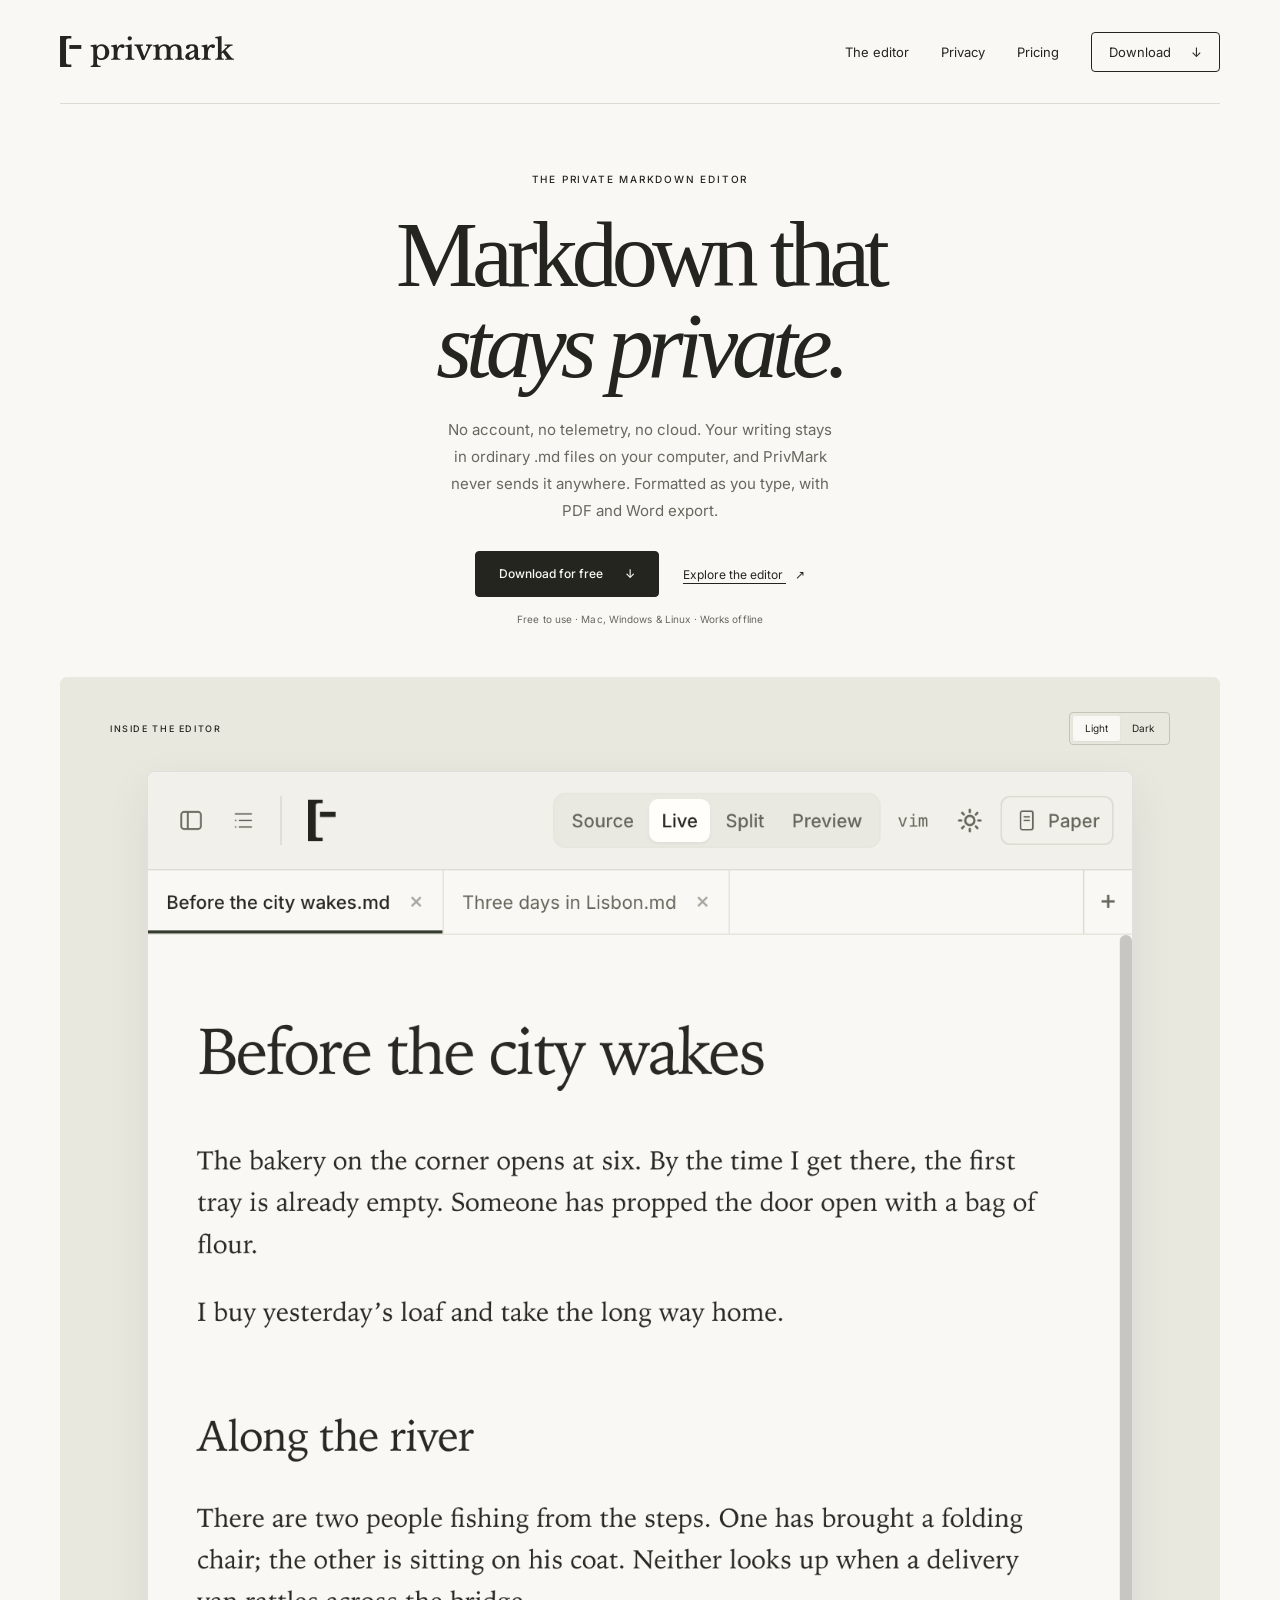
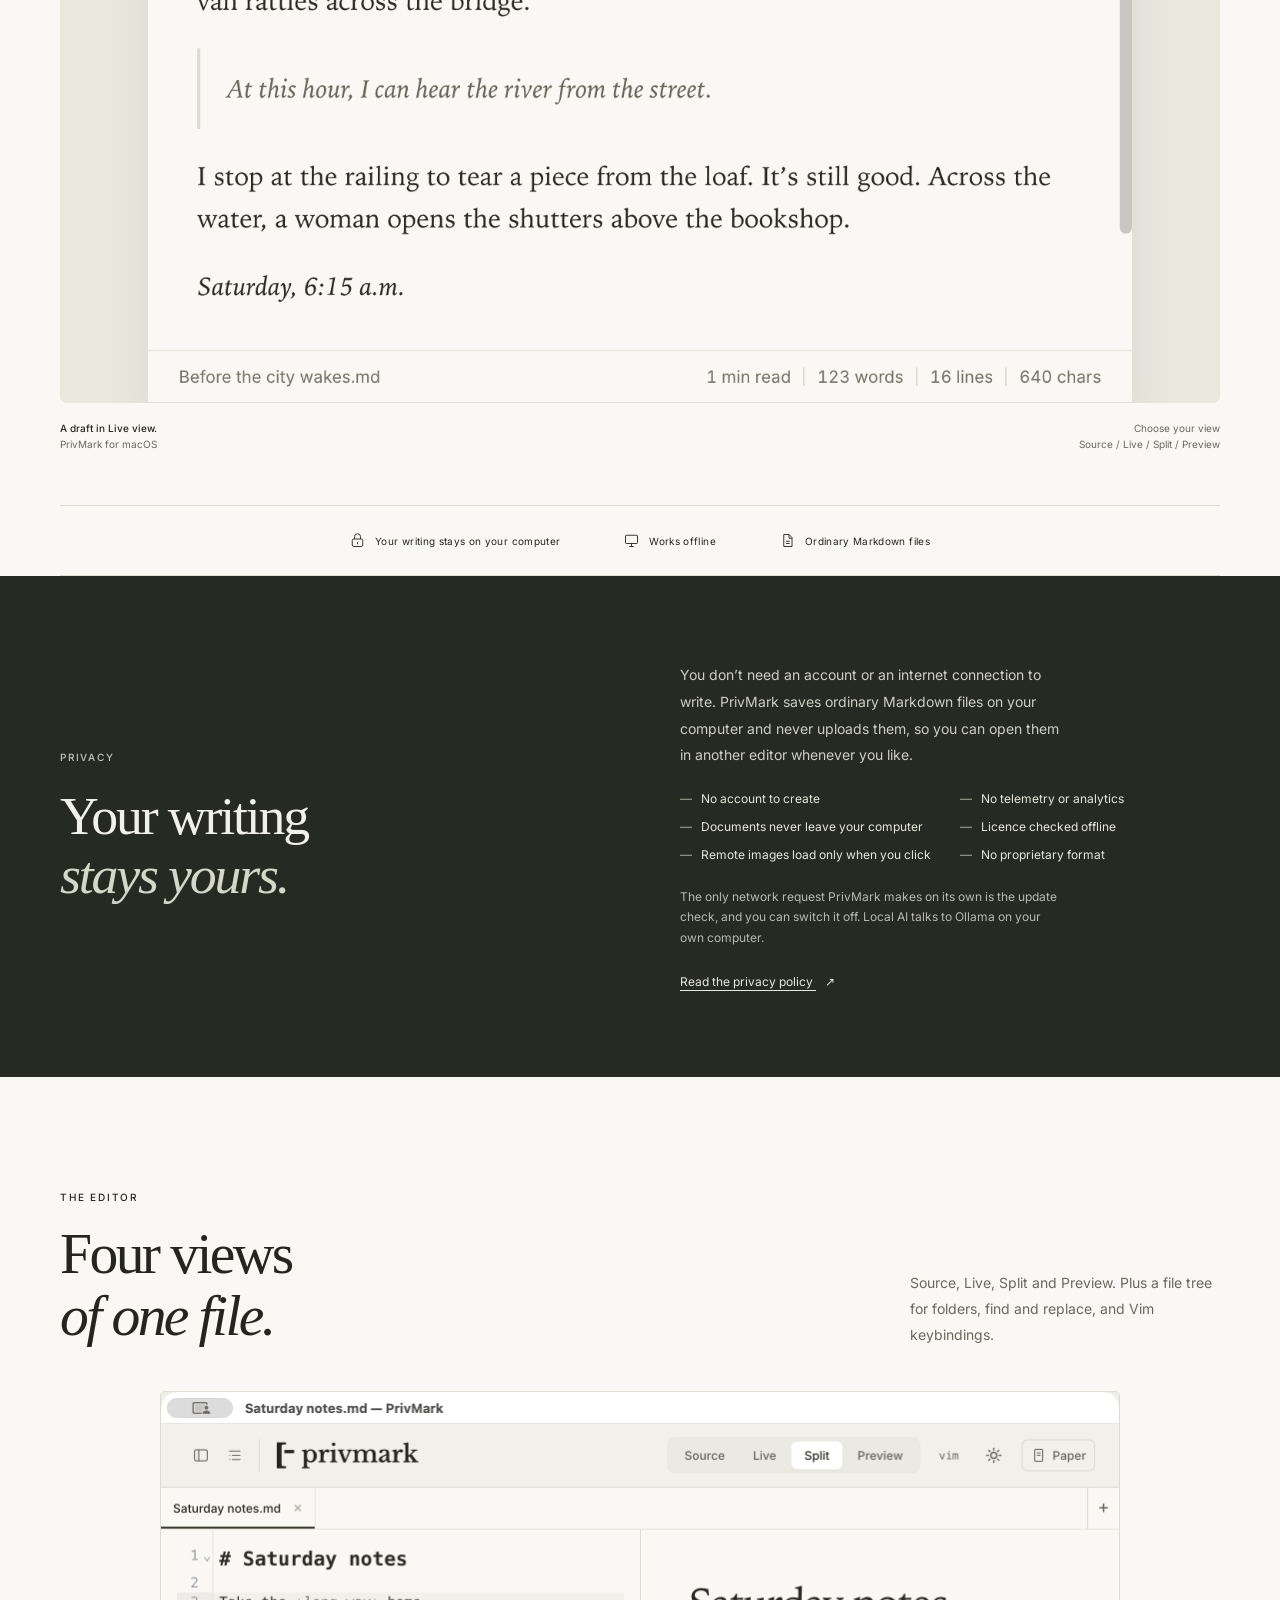
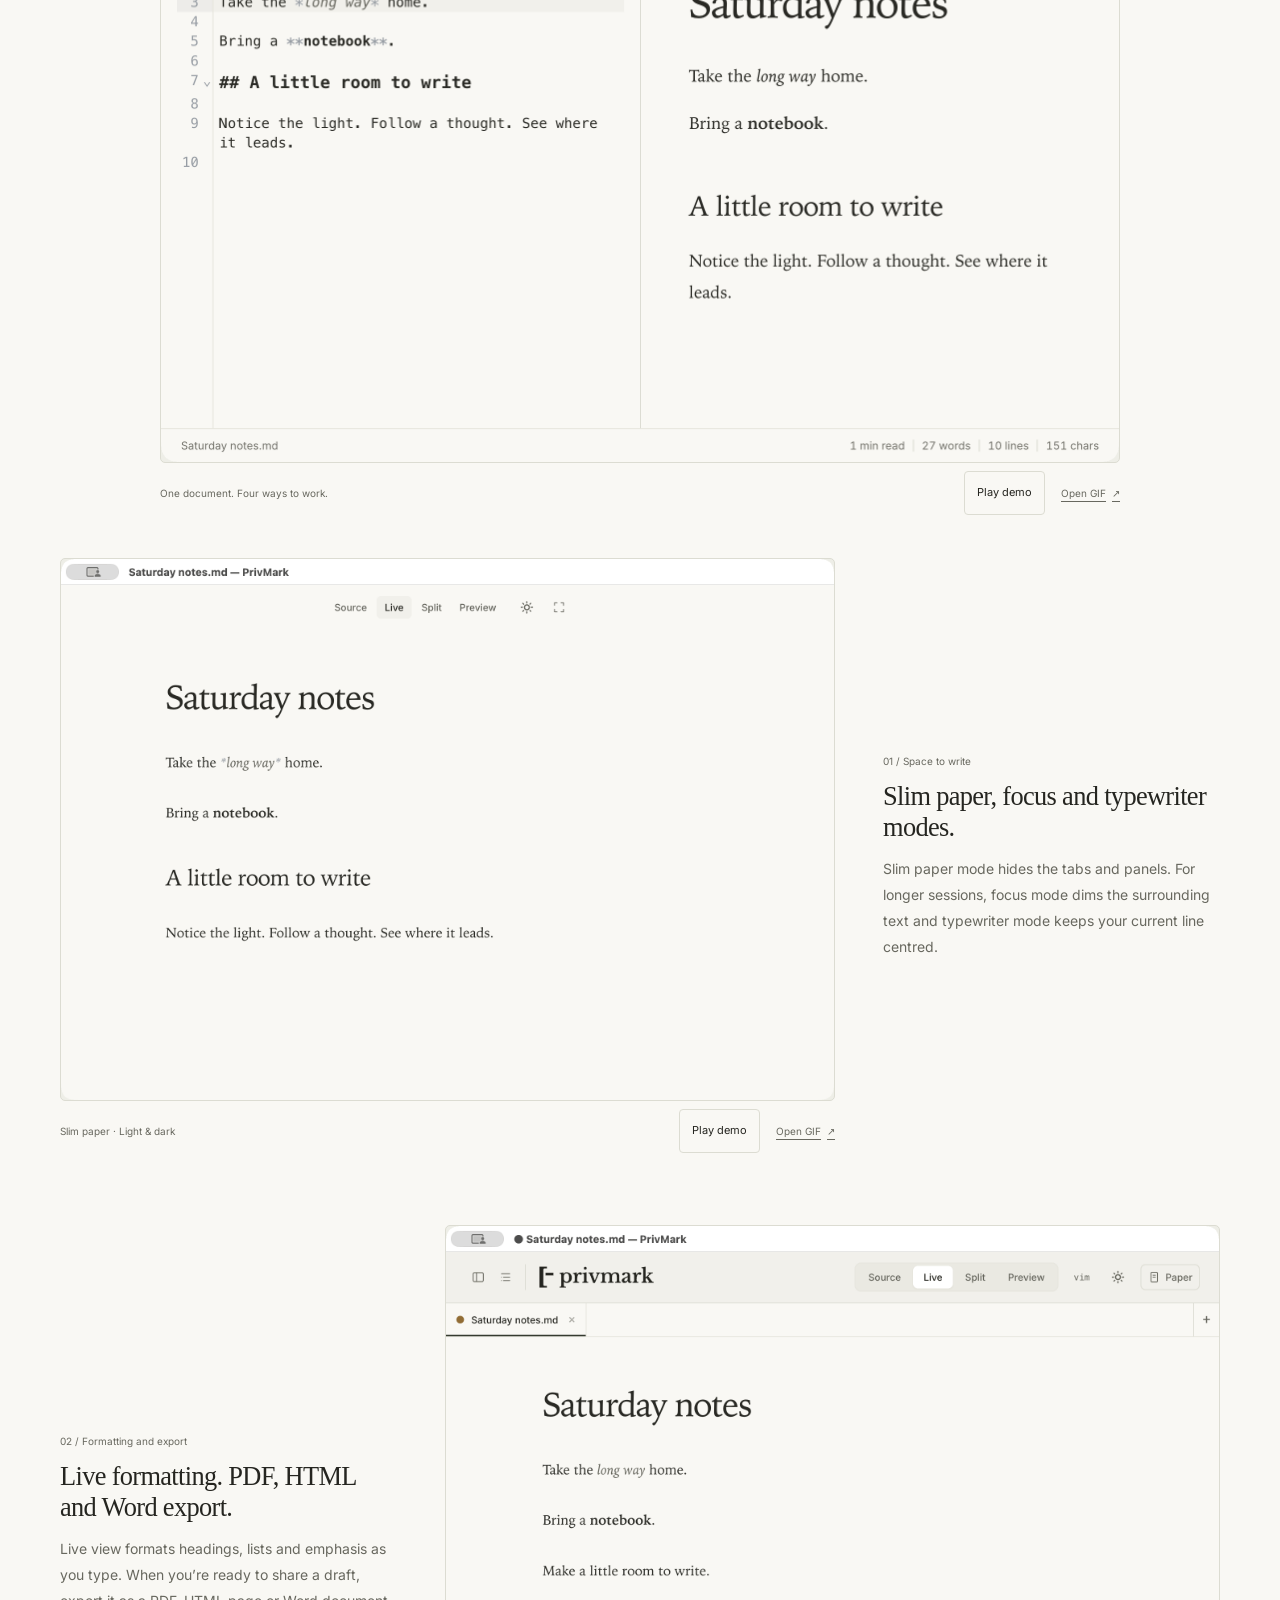
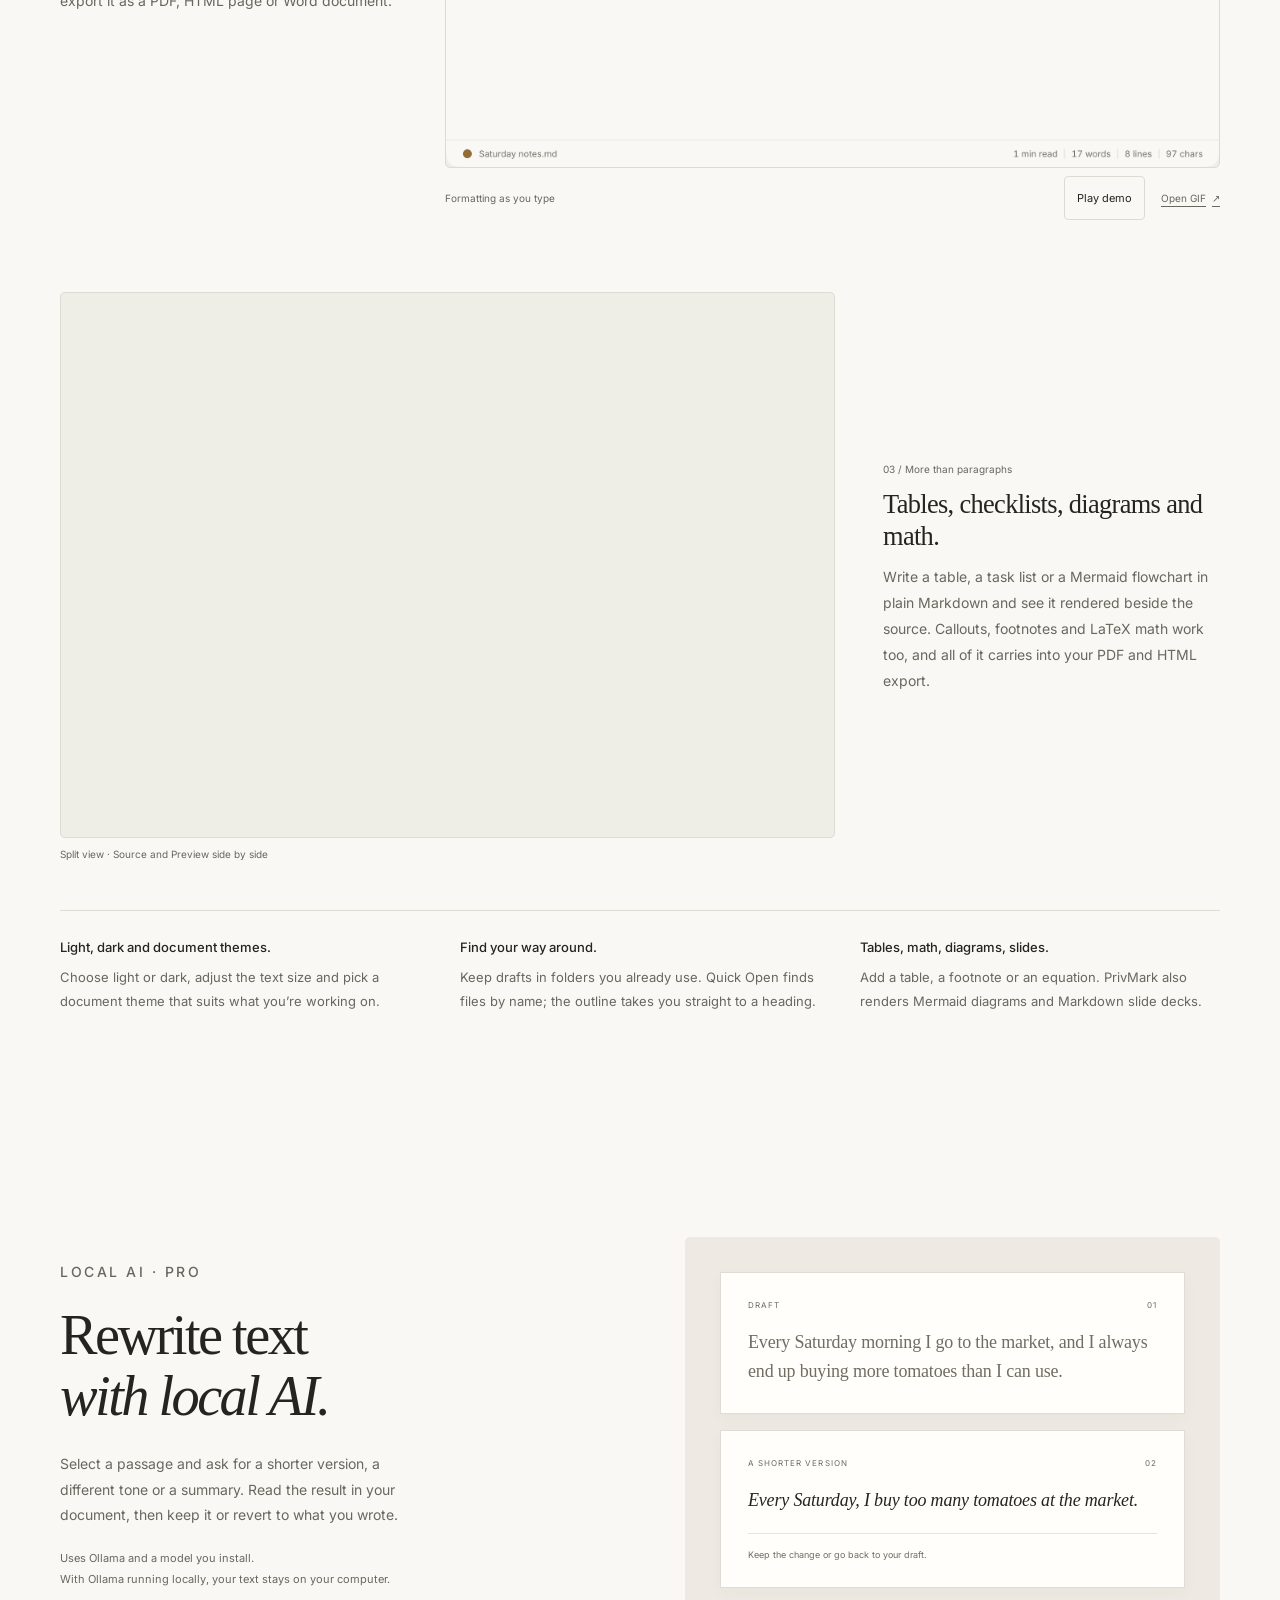
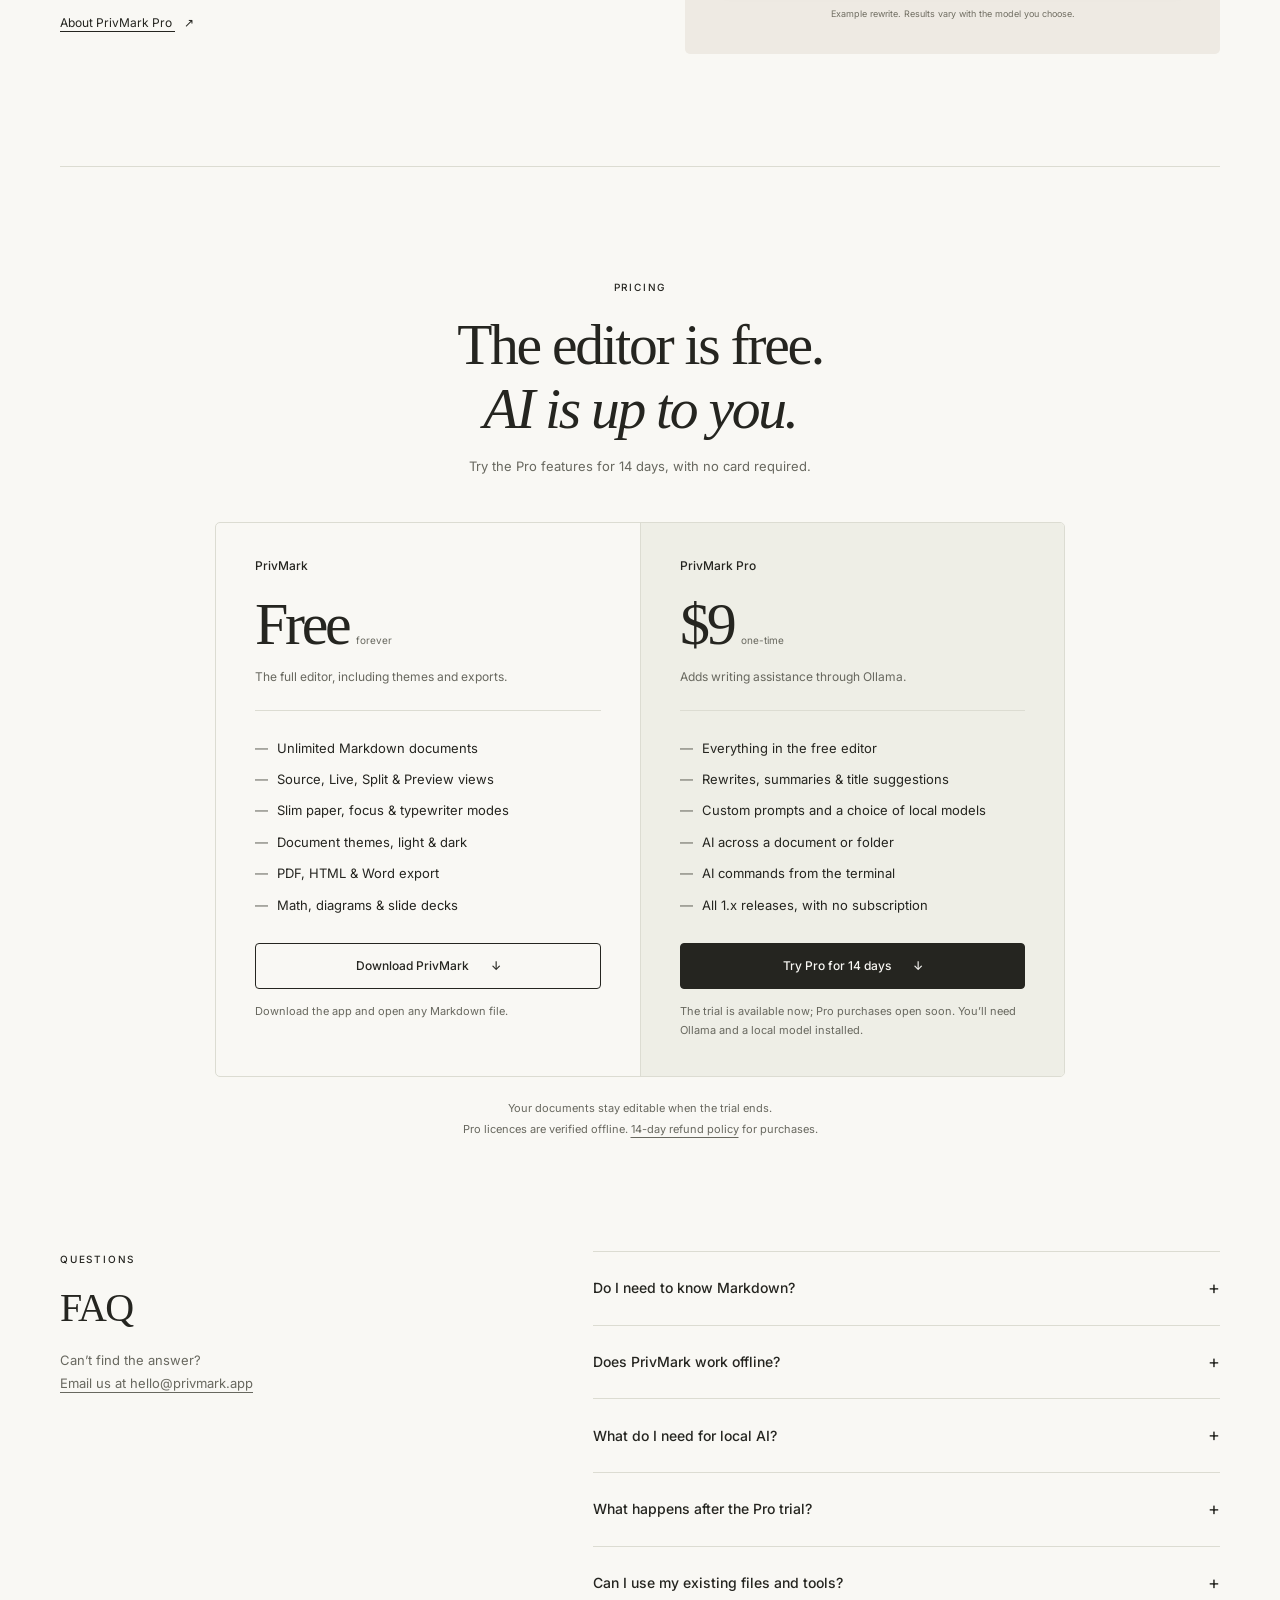
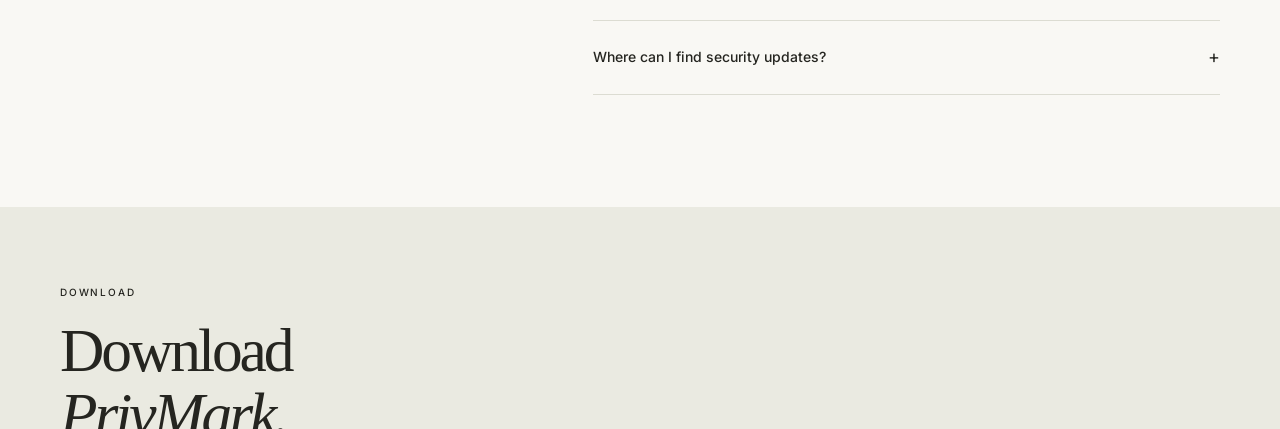
<file: index.html>
<!DOCTYPE html>
<html lang="en">
<head>
  <meta charset="UTF-8">
  <meta name="viewport" content="width=device-width, initial-scale=1">
  <meta http-equiv="Content-Security-Policy" content="default-src 'self'; script-src 'self'; style-src 'self'; font-src 'self'; img-src 'self' data:; connect-src 'none'; base-uri 'self'; form-action 'self'; object-src 'none'">
  <meta name="referrer" content="strict-origin-when-cross-origin">
  <meta name="theme-color" content="#f9f8f4">
  <title>PrivMark — The private Markdown editor</title>
  <meta name="description" content="PrivMark is a private Markdown editor for Mac, Windows and Linux: no account, no telemetry, and your documents never leave your computer. Live preview, PDF and Word export, and optional local AI.">
  <!-- nosemgrep: html.security.audit.missing-integrity.missing-integrity -- Canonical metadata does not fetch a subresource. -->
  <link rel="canonical" href="https://privmark.app/">
  <link rel="icon" href="assets/favicon.svg" type="image/svg+xml">
  <link rel="icon" href="assets/favicon.ico" sizes="16x16 32x32 48x48">
  <link rel="apple-touch-icon" href="assets/apple-touch-icon.png" sizes="180x180">
  <link rel="stylesheet" href="assets/fonts.css?v=e8e0b5d3">
  <link rel="stylesheet" href="assets/site.css?v=ae89fbd0">
  <link rel="preload" href="assets/fonts/inter-latin-400-normal.woff2" as="font" type="font/woff2" crossorigin>
  <meta property="og:type" content="website">
  <meta property="og:title" content="PrivMark — The private Markdown editor">
  <meta property="og:description" content="A private Markdown editor for Mac, Windows and Linux. No account, no telemetry, works offline — your documents never leave your computer. Live preview, PDF and Word export.">
  <meta property="og:url" content="https://privmark.app/">
  <meta property="og:image" content="https://privmark.app/assets/social-card.png">
  <meta property="og:image:width" content="1200">
  <meta property="og:image:height" content="630">
  <meta property="og:image:alt" content="PrivMark, the private Markdown editor: “Markdown that stays private. No account. No telemetry. No cloud.” beside the editor in Live view.">
  <meta name="twitter:card" content="summary_large_image">
  <meta name="twitter:title" content="PrivMark — The private Markdown editor">
  <meta name="twitter:description" content="A private Markdown editor for Mac, Windows and Linux. No account, no telemetry, works offline — your documents never leave your computer. Live preview, PDF and Word export.">
  <meta name="twitter:image" content="https://privmark.app/assets/social-card.png">
  <meta name="twitter:image:alt" content="PrivMark, the private Markdown editor: “Markdown that stays private. No account. No telemetry. No cloud.” beside the editor in Live view.">
  <script src="assets/site.js?v=791faba5" defer></script>
</head>
<body>
  <a class="skip-link" href="#main">Skip to content</a>
  <header class="site-header wrap">
    <a class="wordmark" href="#" aria-label="PrivMark home"><img src="assets/privmark-logo.svg" alt="" width="174" height="32"></a>
    <nav class="header-links" aria-label="Main navigation">
      <a class="desktop-link" href="#writing">The editor</a>
      <a class="desktop-link" href="#privacy">Privacy</a>
      <a href="#pricing">Pricing</a>
      <a class="header-download" href="#download">Download <span aria-hidden="true">↓</span></a>
    </nav>
  </header>

  <main id="main">
    <section class="hero wrap" aria-labelledby="hero-title">
      <p class="eyebrow">The private Markdown editor</p>
      <h1 id="hero-title">Markdown that<br><em>stays private.</em></h1>
      <p class="intro">No account, no telemetry, no cloud. Your writing stays in ordinary .md files on your computer, and PrivMark never sends it anywhere. Formatted as you type, with PDF and Word export.</p>
      <div class="hero-actions">
        <a class="button" href="#download" data-primary-download><span data-download-label>Download for free</span><span aria-hidden="true">↓</span></a>
        <a class="text-link" href="#writing">Explore the editor <span aria-hidden="true">↗</span></a>
      </div>
      <p class="hero-note">Free to use · Mac, Windows &amp; Linux · Works offline</p>
    </section>

    <figure class="product-figure wrap">
      <div class="product-stage" data-theme="light">
        <div class="stage-heading">
          <p class="eyebrow">Inside the editor</p>
          <div class="theme-controls" role="group" aria-label="Product screenshot appearance">
            <button type="button" data-editor-theme="light" aria-pressed="true" aria-controls="editor-image">Light</button>
            <button type="button" data-editor-theme="dark" aria-pressed="false" aria-controls="editor-image">Dark</button>
          </div>
        </div>
        <div class="editor-frame">
          <picture>
            <source id="editor-image-narrow" media="(max-width: 640px)" srcset="assets/editor-light-narrow.webp" width="640" height="800">
            <img id="editor-image" class="editor-image" src="assets/editor-light.webp" width="1280" height="900" fetchpriority="high" alt="PrivMark on macOS in light mode, editing Before the city wakes in Live view.">
          </picture>
        </div>
      </div>
      <figcaption class="product-caption">
        <span><strong>A draft in Live view.</strong><br>PrivMark for macOS</span>
        <span class="caption-right">Choose your view<br>Source / Live / Split / Preview</span>
      </figcaption>
    </figure>

    <div class="trust-strip wrap" aria-label="Made for your desktop">
      <p><svg viewBox="0 0 20 20" fill="none" stroke="currentColor" aria-hidden="true"><rect x="3" y="8" width="14" height="10" rx="2"/><path d="M6 8V5a4 4 0 0 1 8 0v3M10 12v3"/></svg>Your writing stays on your computer</p>
      <p><svg viewBox="0 0 20 20" fill="none" stroke="currentColor" aria-hidden="true"><rect x="2" y="3" width="16" height="11" rx="1"/><path d="M7 18h6M10 14v4"/></svg>Works offline</p>
      <p><svg viewBox="0 0 20 20" fill="none" stroke="currentColor" aria-hidden="true"><path d="M5 2h7l4 4v12H5zM12 2v5h4M8 11h5M8 14h5"/></svg>Ordinary Markdown files</p>
    </div>

    <section id="privacy" class="privacy-section" aria-labelledby="privacy-title">
      <div class="privacy-inner wrap">
        <div>
          <p class="eyebrow">Privacy</p>
          <h2 id="privacy-title">Your writing<br><em>stays yours.</em></h2>
        </div>
        <div class="privacy-copy">
          <p>You don’t need an account or an internet connection to write. PrivMark saves ordinary Markdown files on your computer and never uploads them, so you can open them in another editor whenever you like.</p>
          <ul class="privacy-facts">
            <li>No account to create</li>
            <li>No telemetry or analytics</li>
            <li>Documents never leave your computer</li>
            <li>Licence checked offline</li>
            <li>Remote images load only when you click</li>
            <li>No proprietary format</li>
          </ul>
          <p class="privacy-network">The only network request PrivMark makes on its own is the update check, and you can switch it off. Local AI talks to Ollama on your own computer.</p>
          <a class="text-link" href="privacy-policy.html">Read the privacy policy <span aria-hidden="true">↗</span></a>
        </div>
      </div>
    </section>

    <section id="writing" class="section wrap" aria-labelledby="writing-title">
      <div class="section-heading">
        <div>
          <p class="eyebrow">The editor</p>
          <h2 id="writing-title">Four views<br><em>of one file.</em></h2>
        </div>
        <p>Source, Live, Split and Preview. Plus a file tree for folders, find and replace, and Vim keybindings.</p>
      </div>
      <figure class="demo demo-overview" data-demo>
        <div class="demo-frame">
          <img id="demo-views" src="assets/demos/four-views.webp" data-gif="assets/demos/four-views.gif" width="960" height="672" loading="lazy" alt="PrivMark showing the same Saturday notes document in Source, Live, Split and Preview views.">
        </div>
        <figcaption class="demo-controls">
          <span>One document. Four ways to work.</span>
          <span class="demo-actions">
            <button type="button" data-demo-play aria-controls="demo-views" hidden>Play demo</button>
            <a href="assets/demos/four-views.gif">Open GIF <span aria-hidden="true">↗</span></a>
          </span>
        </figcaption>
      </figure>
      <div class="writing-grid">
        <article class="feature-story">
          <figure class="demo" data-demo>
            <div class="demo-frame">
              <img id="demo-paper" src="assets/demos/slim-paper.webp" data-gif="assets/demos/slim-paper.gif" width="960" height="672" loading="lazy" alt="PrivMark entering Slim paper mode, switching to dark and back to light, then restoring the regular editor.">
            </div>
            <figcaption class="demo-controls">
              <span>Slim paper · Light &amp; dark</span>
              <span class="demo-actions">
                <button type="button" data-demo-play aria-controls="demo-paper" hidden>Play demo</button>
                <a href="assets/demos/slim-paper.gif">Open GIF <span aria-hidden="true">↗</span></a>
              </span>
            </figcaption>
          </figure>
          <div class="feature-copy">
            <p class="feature-number">01 / Space to write</p>
            <h3>Slim paper, focus and typewriter modes.</h3>
            <p>Slim paper mode hides the tabs and panels. For longer sessions, focus mode dims the surrounding text and typewriter mode keeps your current line centred.</p>
          </div>
        </article>
        <article class="feature-story">
          <figure class="demo" data-demo>
            <div class="demo-frame">
              <img id="demo-writing" src="assets/demos/live-formatting.webp" data-gif="assets/demos/live-formatting.gif" width="960" height="672" loading="lazy" alt="Typing a heading, italics and bold text in PrivMark, with Markdown formatting appearing in Live view.">
            </div>
            <figcaption class="demo-controls">
              <span>Formatting as you type</span>
              <span class="demo-actions">
                <button type="button" data-demo-play aria-controls="demo-writing" hidden>Play demo</button>
                <a href="assets/demos/live-formatting.gif">Open GIF <span aria-hidden="true">↗</span></a>
              </span>
            </figcaption>
          </figure>
          <div class="feature-copy">
            <p class="feature-number">02 / Formatting and export</p>
            <h3>Live formatting. PDF, HTML and Word export.</h3>
            <p>Live view formats headings, lists and emphasis as you type. When you’re ready to share a draft, export it as a PDF, HTML page or Word document.</p>
          </div>
        </article>
        <article class="feature-story">
          <figure class="demo">
            <a class="demo-frame" href="assets/editor-rich-light.webp" aria-label="View the Split view screenshot at full size">
              <img src="assets/editor-rich-light.webp" width="1280" height="900" loading="lazy" alt="PrivMark in Split view: Markdown source on the left; on the right a tip, a table, a flowchart and a packing checklist rendered from it.">
            </a>
            <figcaption class="demo-controls"><span>Split view · Source and Preview side by side</span></figcaption>
          </figure>
          <div class="feature-copy">
            <p class="feature-number">03 / More than paragraphs</p>
            <h3>Tables, checklists, diagrams and math.</h3>
            <p>Write a table, a task list or a Mermaid flowchart in plain Markdown and see it rendered beside the source. Callouts, footnotes and LaTeX math work too, and all of it carries into your PDF and HTML export.</p>
          </div>
        </article>
      </div>
      <div class="small-features">
        <div><h3>Light, dark and document themes.</h3><p>Choose light or dark, adjust the text size and pick a document theme that suits what you’re working on.</p></div>
        <div><h3>Find your way around.</h3><p>Keep drafts in folders you already use. Quick Open finds files by name; the outline takes you straight to a heading.</p></div>
        <div><h3>Tables, math, diagrams, slides.</h3><p>Add a table, a footnote or an equation. PrivMark also renders Mermaid diagrams and Markdown slide decks.</p></div>
      </div>
    </section>


    <section class="section ai-section wrap" aria-labelledby="ai-title">
      <div class="ai-copy">
        <p class="eyebrow">Local AI · Pro</p>
        <h2 id="ai-title">Rewrite text<br><em>with local AI.</em></h2>
        <p>Select a passage and ask for a shorter version, a different tone or a summary. Read the result in your document, then keep it or revert to what you wrote.</p>
        <p class="ai-note">Uses Ollama and a model you install.<br>With Ollama running locally, your text stays on your computer.</p>
        <a class="text-link" href="#pricing">About PrivMark Pro <span aria-hidden="true">↗</span></a>
      </div>
      <figure class="rewrite-art">
        <div class="rewrite-card">
          <div class="rewrite-label"><span>Draft</span><span>01</span></div>
          <p>Every Saturday morning I go to the market, and I always end up buying more tomatoes than I can use.</p>
        </div>
        <div class="rewrite-card rewrite-result">
          <div class="rewrite-label"><span>A shorter version</span><span>02</span></div>
          <p>Every Saturday, I buy too many tomatoes at the market.</p>
          <div class="rewrite-foot">Keep the change or go back to your draft.</div>
        </div>
        <figcaption class="rewrite-caption">Example rewrite. Results vary with the model you choose.</figcaption>
      </figure>
    </section>

    <section id="pricing" class="section pricing-section wrap" aria-labelledby="pricing-title">
      <span id="buy"></span>
      <div class="pricing-head">
        <p class="eyebrow">Pricing</p>
        <h2 id="pricing-title">The editor is free.<br><em>AI is up to you.</em></h2>
        <p>Try the Pro features for 14 days, with no card required.</p>
      </div>
      <div class="pricing-grid">
        <article class="price-card">
          <h3 class="price-title">PrivMark</h3>
          <p class="price">Free<small>forever</small></p>
          <p class="price-sub">The full editor, including themes and exports.</p>
          <ul class="price-list">
            <li>Unlimited Markdown documents</li>
            <li>Source, Live, Split &amp; Preview views</li>
            <li>Slim paper, focus &amp; typewriter modes</li>
            <li>Document themes, light &amp; dark</li>
            <li>PDF, HTML &amp; Word export</li>
            <li>Math, diagrams &amp; slide decks</li>
          </ul>
          <a class="button button-secondary" href="#download">Download PrivMark <span aria-hidden="true">↓</span></a>
          <p class="price-foot">Download the app and open any Markdown file.</p>
        </article>
        <article class="price-card" id="buy-pro">
          <h3 class="price-title">PrivMark Pro</h3>
          <p class="price">$9<small>one-time</small></p>
          <p class="price-sub">Adds writing assistance through Ollama.</p>
          <ul class="price-list">
            <li>Everything in the free editor</li>
            <li>Rewrites, summaries &amp; title suggestions</li>
            <li>Custom prompts and a choice of local models</li>
            <li>AI across a document or folder</li>
            <li>AI commands from the terminal</li>
            <li>All 1.x releases, with no subscription</li>
          </ul>
          <!-- Replace the trial CTA with the verified Polar checkout when sales open. -->
          <a class="button" href="#download">Try Pro for 14 days <span aria-hidden="true">↓</span></a>
          <p class="price-foot">The trial is available now; Pro purchases open soon. You’ll need Ollama and a local model installed.</p>
        </article>
      </div>
      <p class="pricing-detail">Your documents stay editable when the trial ends.<br>Pro licences are verified offline. <a href="refund.html">14-day refund policy</a> for purchases.</p>
    </section>

    <section class="section faq-section wrap" aria-labelledby="faq-title">
      <div class="faq-title">
        <p class="eyebrow">Questions</p>
        <h2 id="faq-title">FAQ</h2>
        <p>Can’t find the answer?<br><a href="mailto:hello@privmark.app">Email us at hello@privmark.app</a></p>
      </div>
      <div class="faq-list">
        <details>
          <summary>Do I need to know Markdown?</summary>
          <p>A few basics help: <code># Heading</code> makes a heading, <code>*text*</code> adds italics and <code>- item</code> starts a list. Live view shows the formatting as you type. Switch to Source or Split whenever you want to see the markup.</p>
        </details>
        <details>
          <summary>Does PrivMark work offline?</summary>
          <p>Yes. You can write, edit and export without an internet connection. Automatic update checks can be turned off in Settings → Updates. Pro licences are checked on your computer and don’t need an activation server.</p>
        </details>
        <details>
          <summary>What do I need for local AI?</summary>
          <p>Install <a href="https://ollama.com/">Ollama</a> on your computer, download a model and open PrivMark’s AI panel. You’ll need Pro or the included 14-day trial. Downloading a model requires internet access; running it locally doesn’t. Speed and memory use depend on your model and computer.</p>
        </details>
        <details>
          <summary>What happens after the Pro trial?</summary>
          <p>You can keep writing, using themes and exporting documents for free. The AI features need a Pro licence once the trial ends. Pro purchases open soon at a one-time price of $9, covering all PrivMark 1.x releases.</p>
        </details>
        <details>
          <summary>Can I use my existing files and tools?</summary>
          <p>Yes. Open a Markdown file or a whole folder; there’s nothing to import or convert. PrivMark also has Vim keybindings, a <a href="https://marketplace.visualstudio.com/items?itemName=Wolfberry.privmark-markdown-editor">VS Code extension</a> and command-line tools for rendering documents, reading outlines and running Pro AI commands.</p>
        </details>
        <details id="security">
          <summary>Where can I find security updates?</summary>
          <p>Releases include SHA256 checksums. Windows installers are signed by Wolfberry AB; macOS builds are signed and notarized. If you disable automatic updates, follow the <a href="https://github.com/wolfberry-ab/privmark/security/advisories">security advisories</a> or <a href="https://github.com/wolfberry-ab/privmark/releases.atom">release feed</a>. Report a vulnerability to <a href="mailto:hello@privmark.app">hello@privmark.app</a>; we aim to acknowledge reports within 72 hours. Machine-readable contact details are in <a href=".well-known/security.txt">security.txt</a>.</p>
        </details>
      </div>
    </section>

    <section id="download" class="download-section" aria-labelledby="download-title">
      <div class="wrap">
        <div class="download-top">
          <div>
            <p class="eyebrow">Download</p>
            <h2 id="download-title">Download<br><em>PrivMark.</em></h2>
            <p>Free for macOS, Windows and Linux.</p>
          </div>
          <a class="button" href="https://github.com/wolfberry-ab/privmark/releases/latest">Get PrivMark for free <span aria-hidden="true">↓</span></a>
        </div>
        <div class="download-platforms">
          <div class="download-platform">
            <h3>macOS</h3>
            <ul>
              <li><a href="https://github.com/wolfberry-ab/privmark/releases/download/v1.21.0/PrivMark-darwin-arm64-1.21.0.dmg" data-asset="mac-arm">Apple Silicon <span aria-hidden="true">↗</span></a></li>
              <li><a href="https://github.com/wolfberry-ab/privmark/releases/download/v1.21.0/PrivMark-darwin-x64-1.21.0.dmg" data-asset="mac-intel">Intel <span aria-hidden="true">↗</span></a></li>
            </ul>
            <p>DMG · Signed &amp; notarized</p>
          </div>
          <div class="download-platform">
            <h3>Windows</h3>
            <ul>
              <li><a href="https://github.com/wolfberry-ab/privmark/releases/download/v1.21.0/PrivMark-Setup-1.21.0-x64.exe" data-asset="windows-x64">Intel / AMD <span aria-hidden="true">↗</span></a></li>
              <li><a href="https://github.com/wolfberry-ab/privmark/releases/download/v1.21.0/PrivMark-Setup-1.21.0-arm64.exe" data-asset="windows-arm">ARM64 <span aria-hidden="true">↗</span></a></li>
            </ul>
            <p>Installer · Signed by Wolfberry AB</p>
          </div>
          <div class="download-platform">
            <h3>Linux</h3>
            <ul>
              <li><a href="https://github.com/wolfberry-ab/privmark/releases/download/v1.21.0/PrivMark-linux-x64-1.21.0.zip" data-asset="linux-x64">x64 <span aria-hidden="true">↗</span></a></li>
              <li><a href="https://github.com/wolfberry-ab/privmark/releases/download/v1.21.0/PrivMark-linux-arm64-1.21.0.zip" data-asset="linux-arm">ARM64 <span aria-hidden="true">↗</span></a></li>
            </ul>
            <p>Portable ZIP · DEB &amp; RPM in releases</p>
          </div>
        </div>
        <p class="download-fineprint">Free editor + 14-day Pro trial. No account or credit card required.<br><a href="https://github.com/wolfberry-ab/privmark/releases">All releases, portable versions &amp; checksums</a> · <a href="https://marketplace.visualstudio.com/items?itemName=Wolfberry.privmark-markdown-editor">Also available for VS Code</a></p>
      </div>
    </section>
  </main>

  <footer class="site-footer wrap">
    <div class="footer-main">
      <a class="wordmark" href="#" aria-label="PrivMark home"><img src="assets/privmark-logo.svg" alt="" width="174" height="32"></a>
      <nav class="footer-links" aria-label="Footer navigation">
        <a href="https://github.com/wolfberry-ab/privmark">GitHub</a>
        <a href="privacy-policy.html">Privacy</a>
        <a href="terms.html">Terms</a>
        <a href="refund.html">Refunds</a>
        <a href="mailto:hello@privmark.app">Contact</a>
      </nav>
    </div>
    <div class="footer-bottom">
      <p>Made in Sweden by <a href="https://wolfberry.se">Wolfberry AB</a>.</p>
      <p>© 2026 Wolfberry AB</p>
    </div>
  </footer>
</body>
</html>
</file>
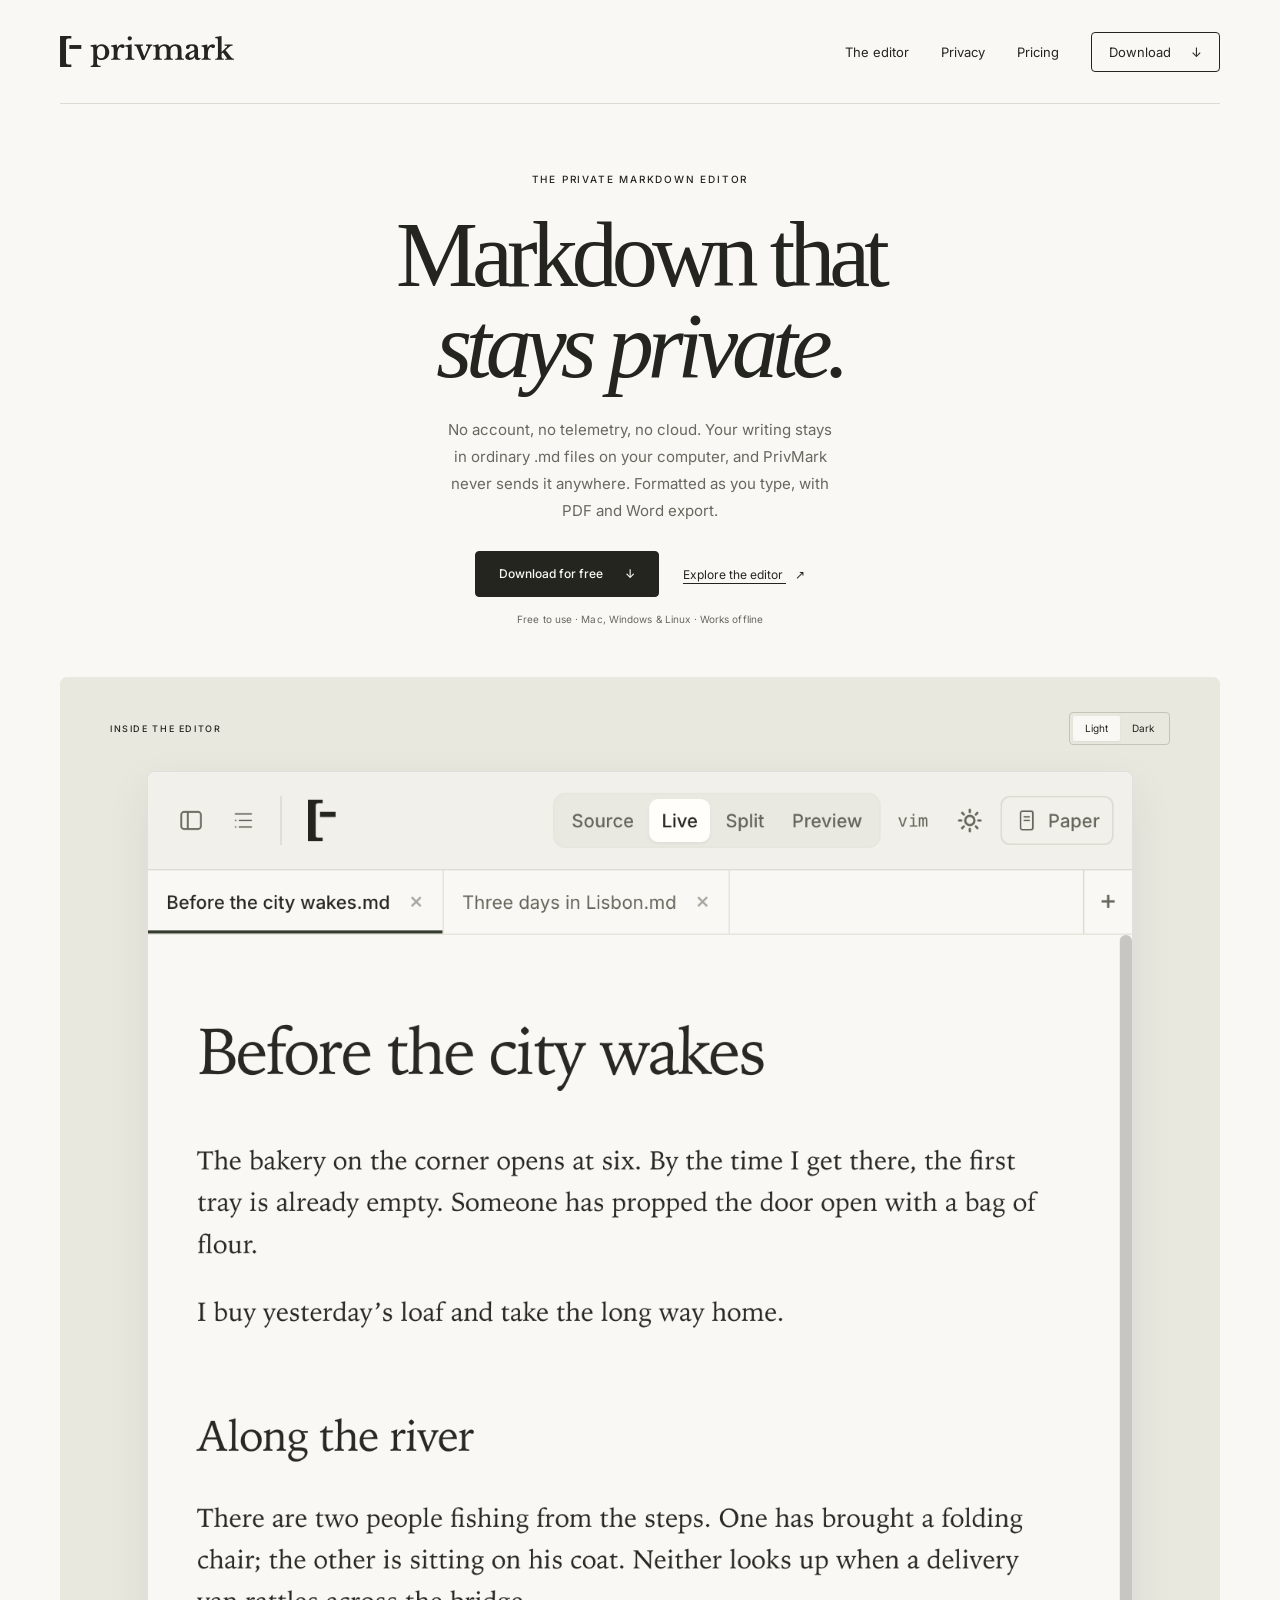
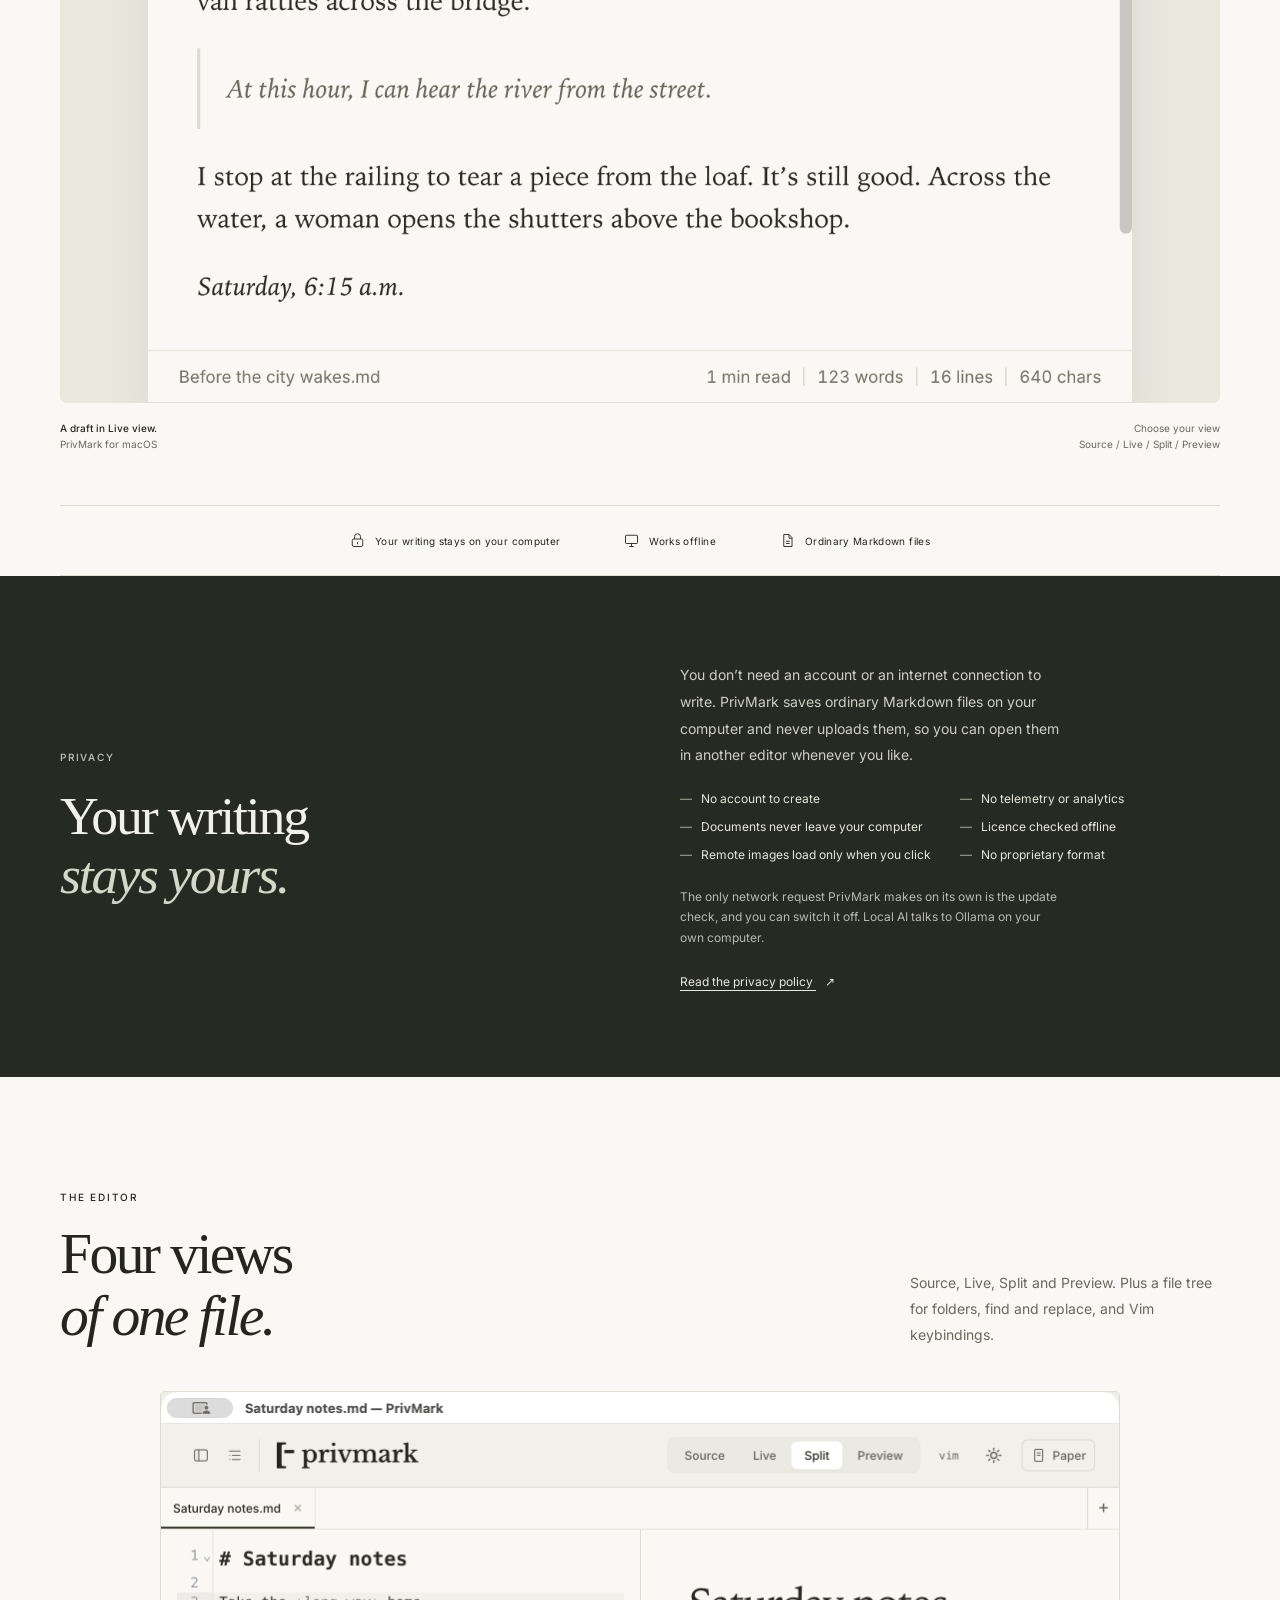
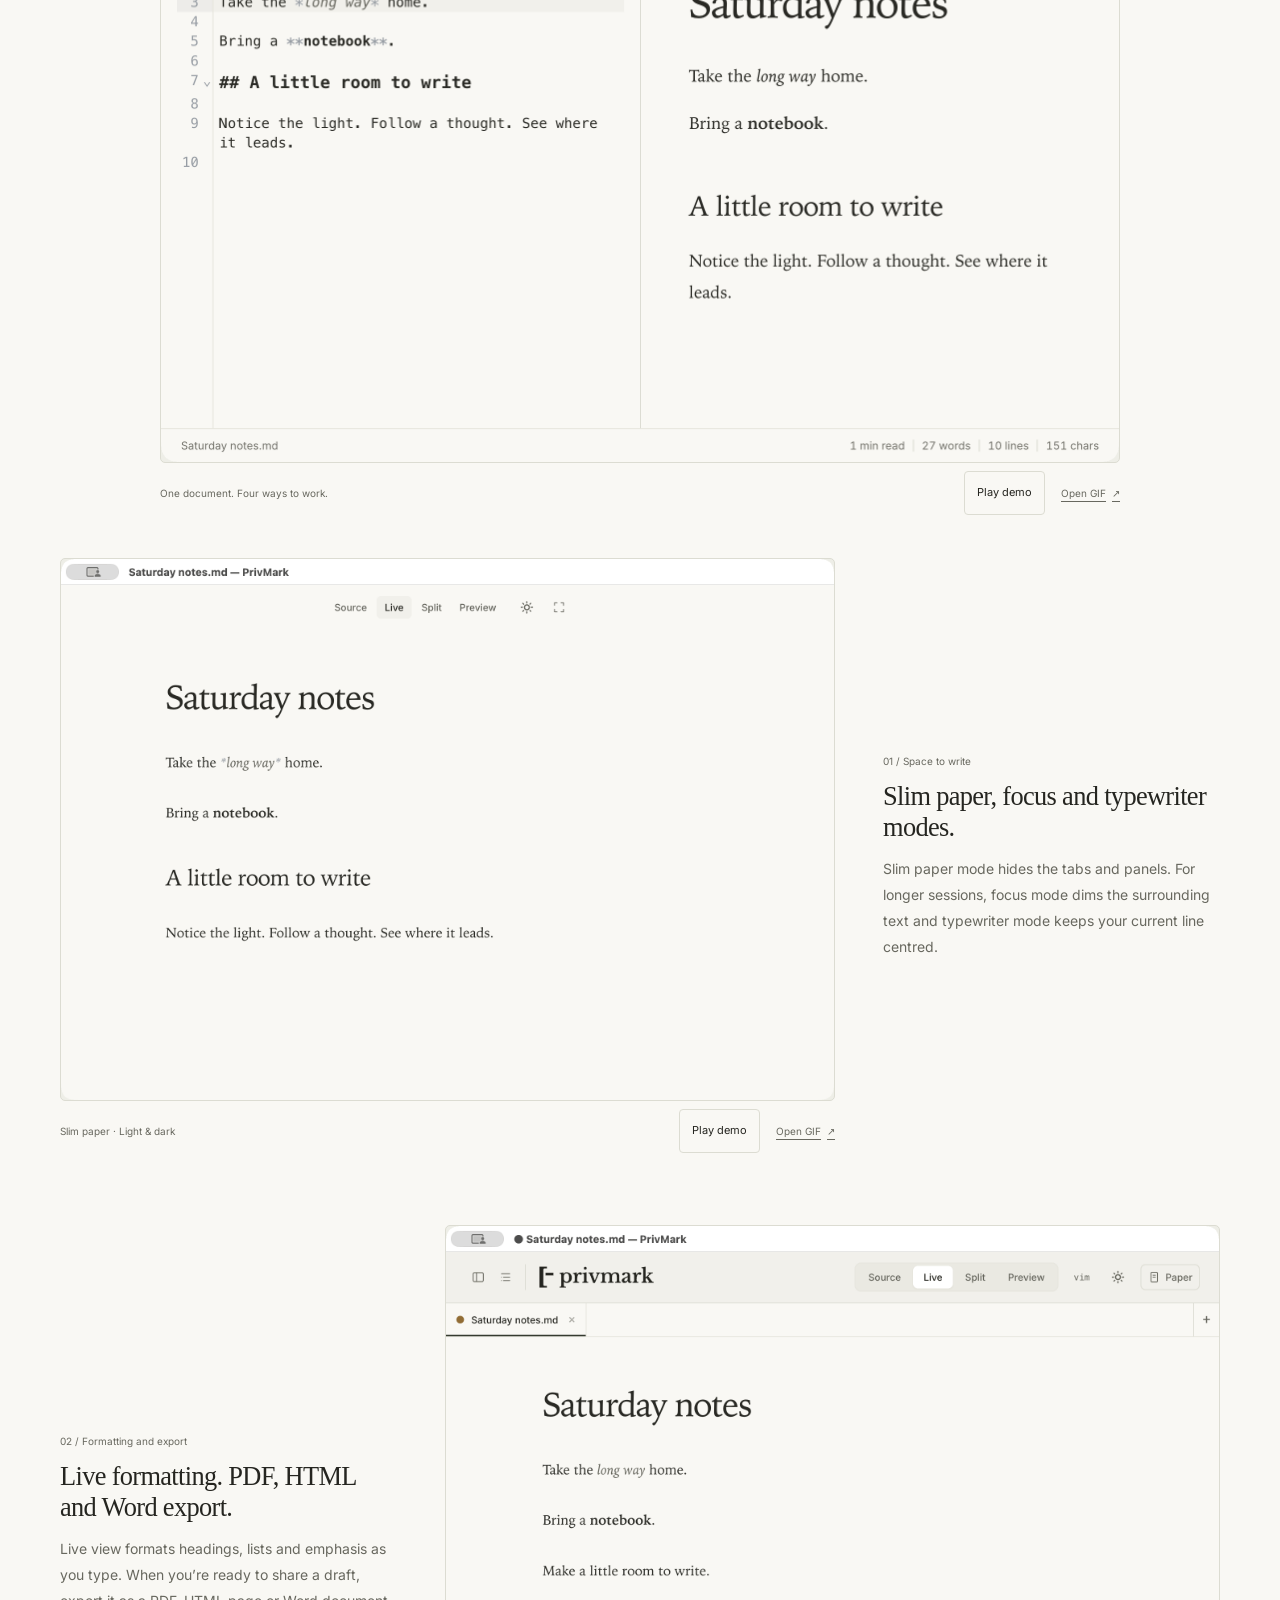
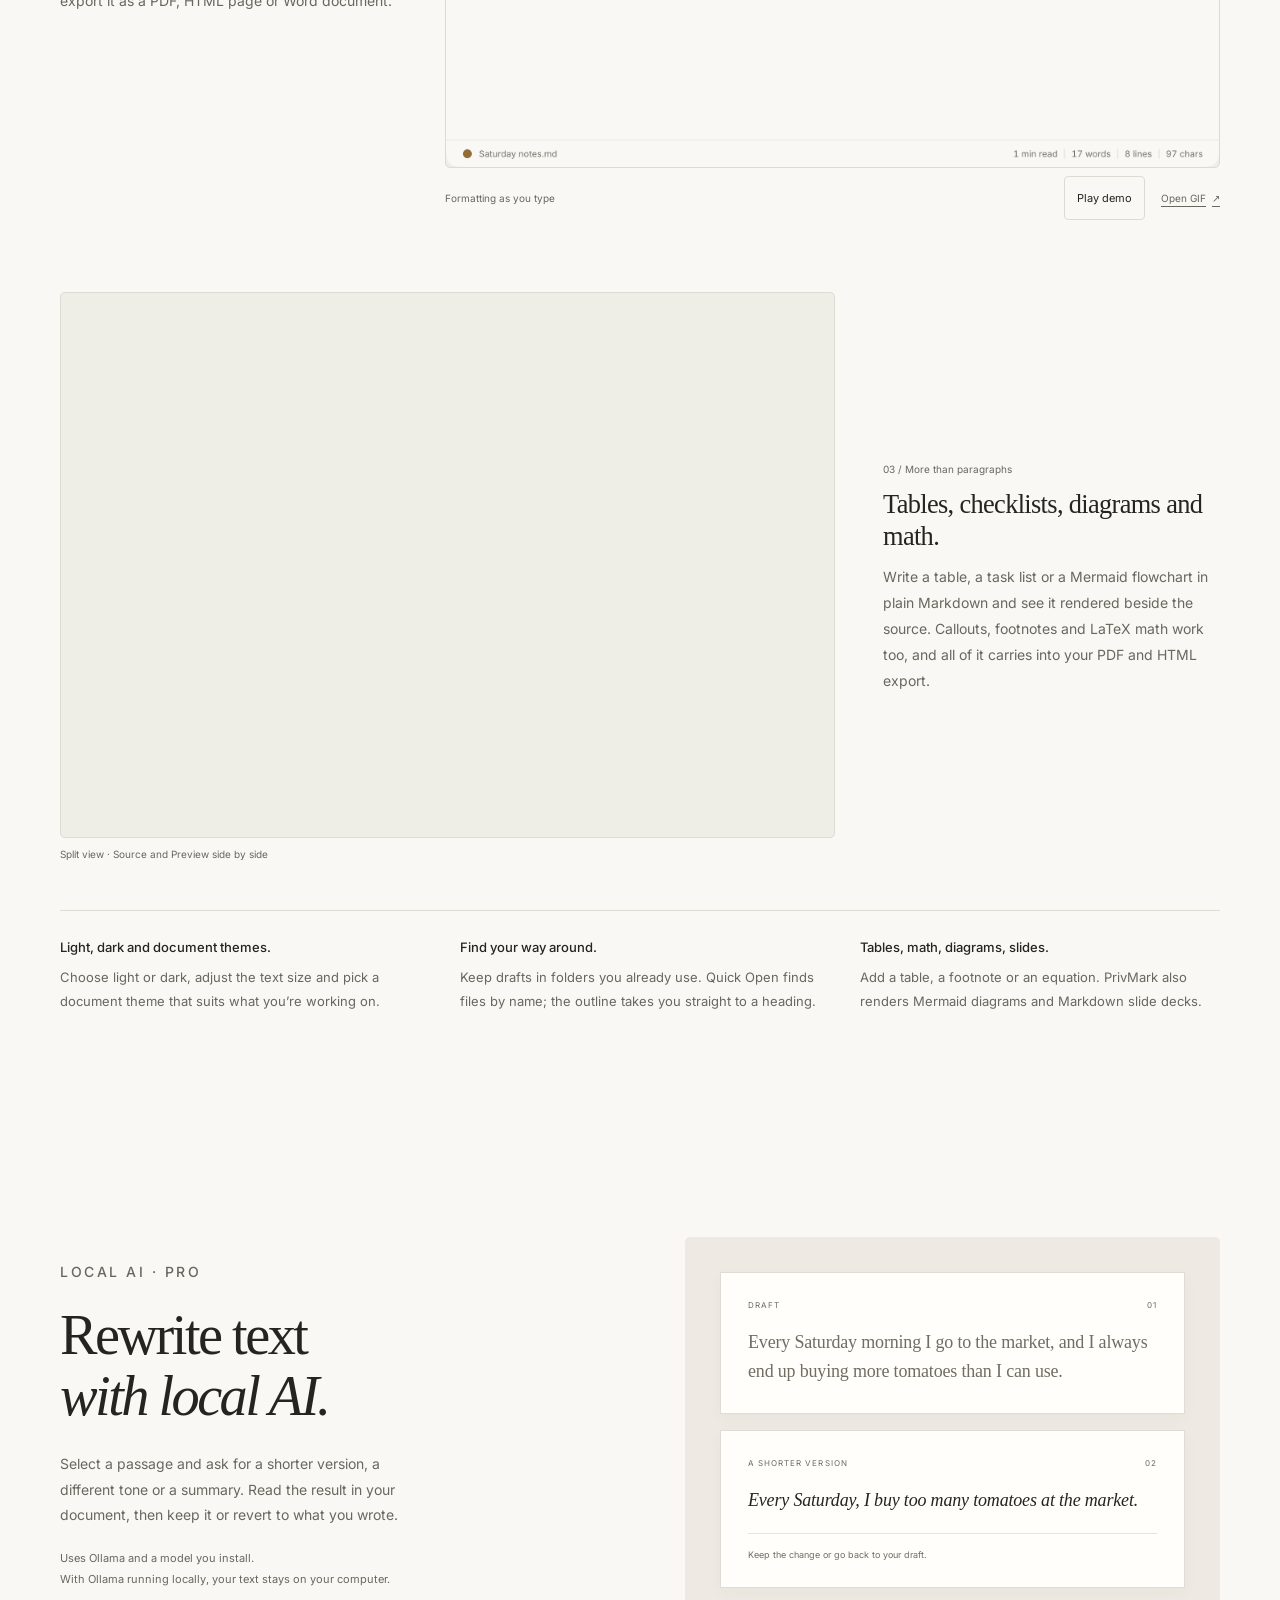
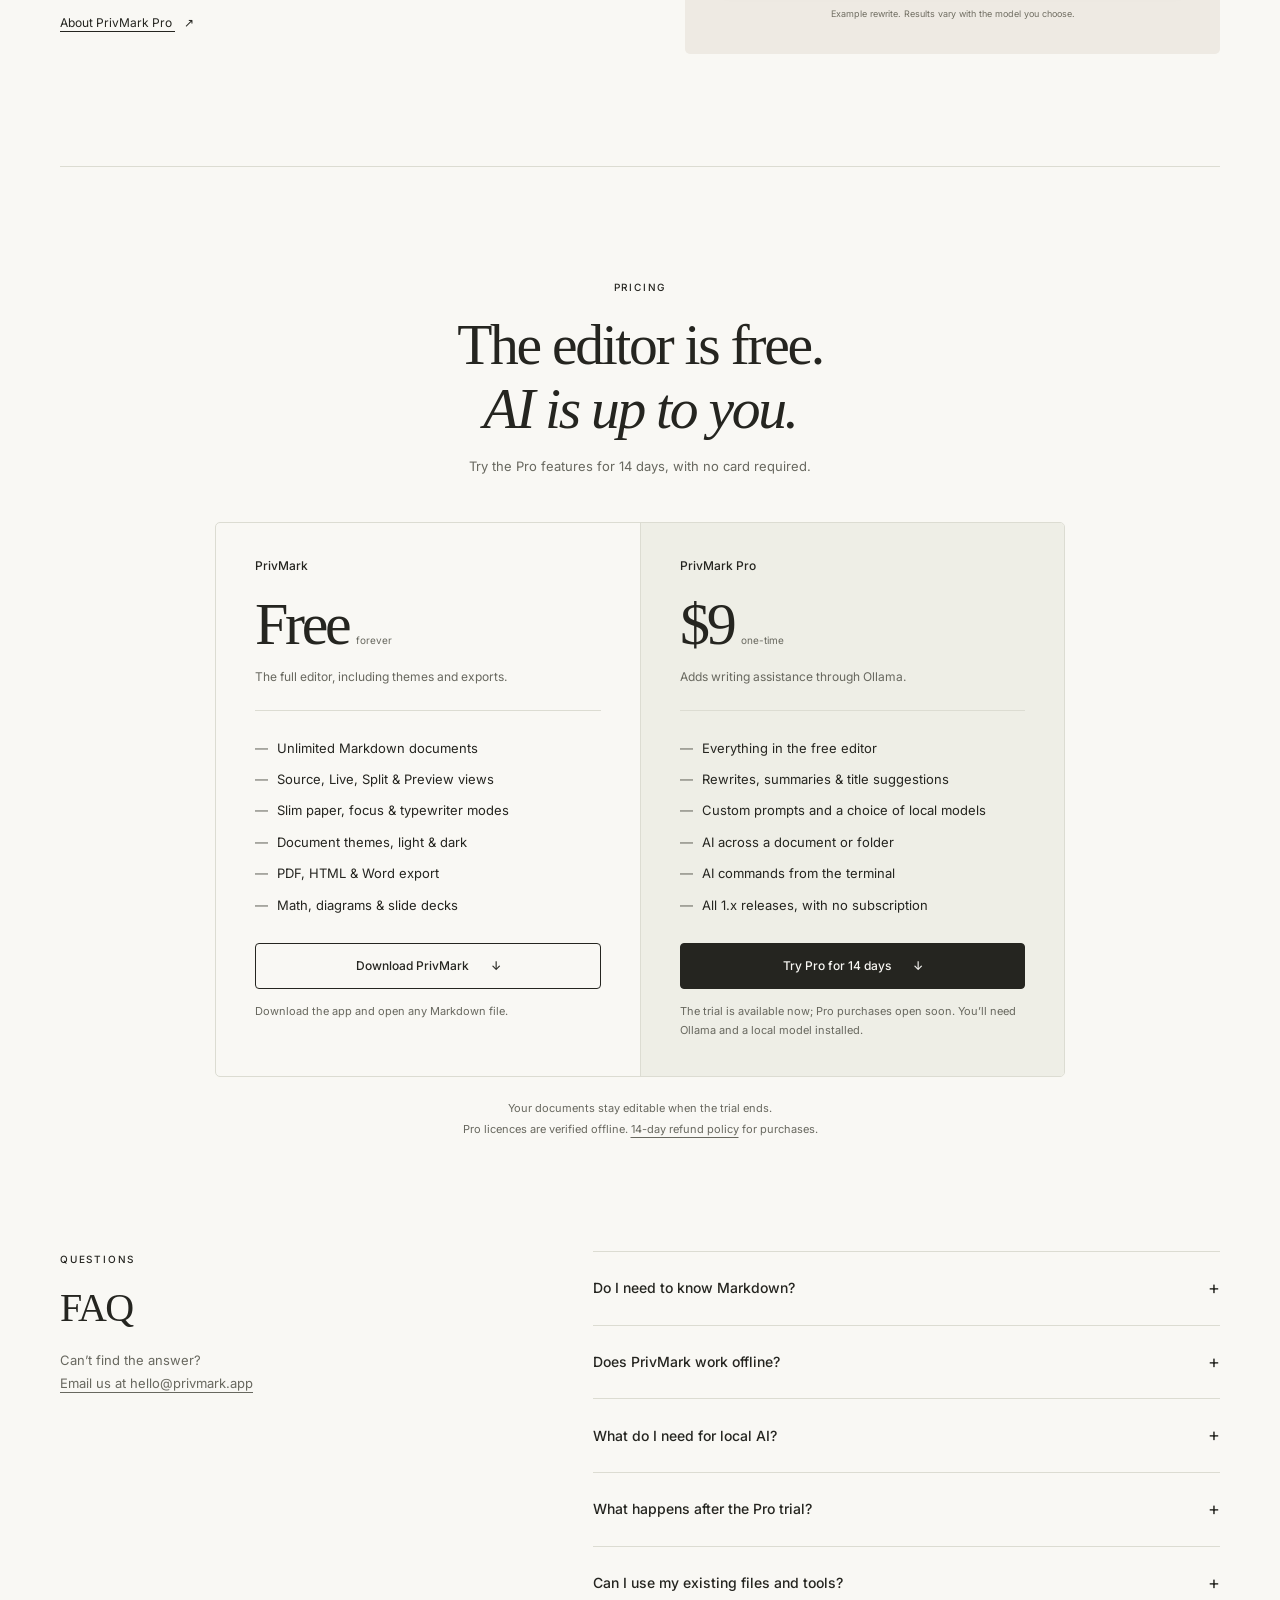
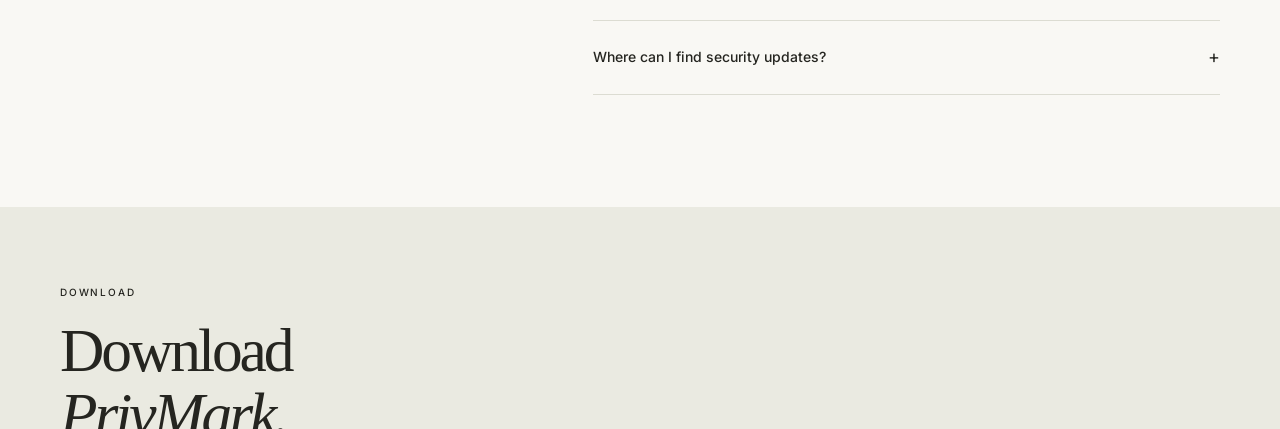
<file: landing/index.html>
<!DOCTYPE html>
<html lang="en">
<head>
  <meta charset="UTF-8">
  <meta name="viewport" content="width=device-width, initial-scale=1">
  <noscript><meta http-equiv="refresh" content="0; url=../index.html"></noscript>
  <meta name="robots" content="noindex">
  <!-- nosemgrep: html.security.audit.missing-integrity.missing-integrity -- Canonical metadata does not fetch a subresource. -->
  <link rel="canonical" href="https://privmark.app/">
  <link rel="icon" href="../assets/favicon.svg" type="image/svg+xml">
  <title>PrivMark — Free Markdown editor with live preview</title>
  <script src="../assets/landing-redirect.js" defer></script>
</head>
<body>
  <p><a href="../index.html">Continue to PrivMark</a></p>
</body>
</html>
</file>
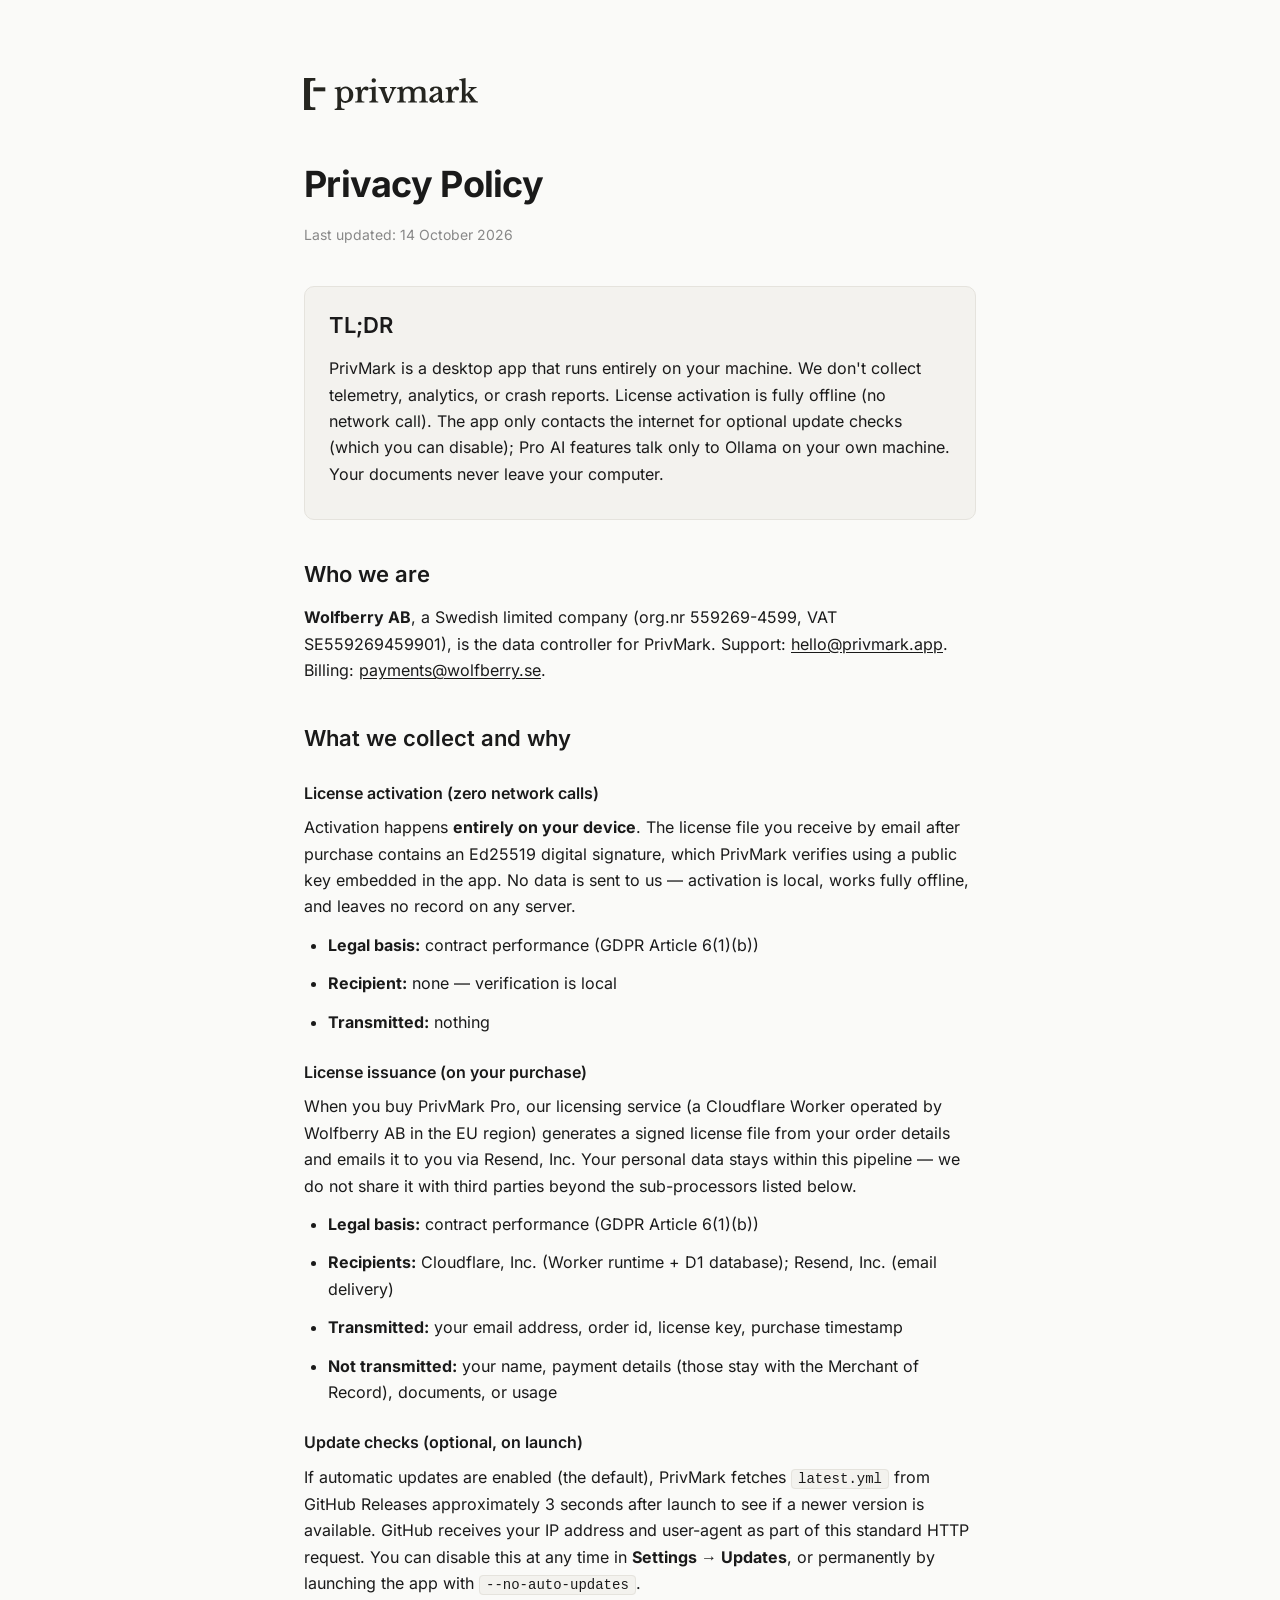
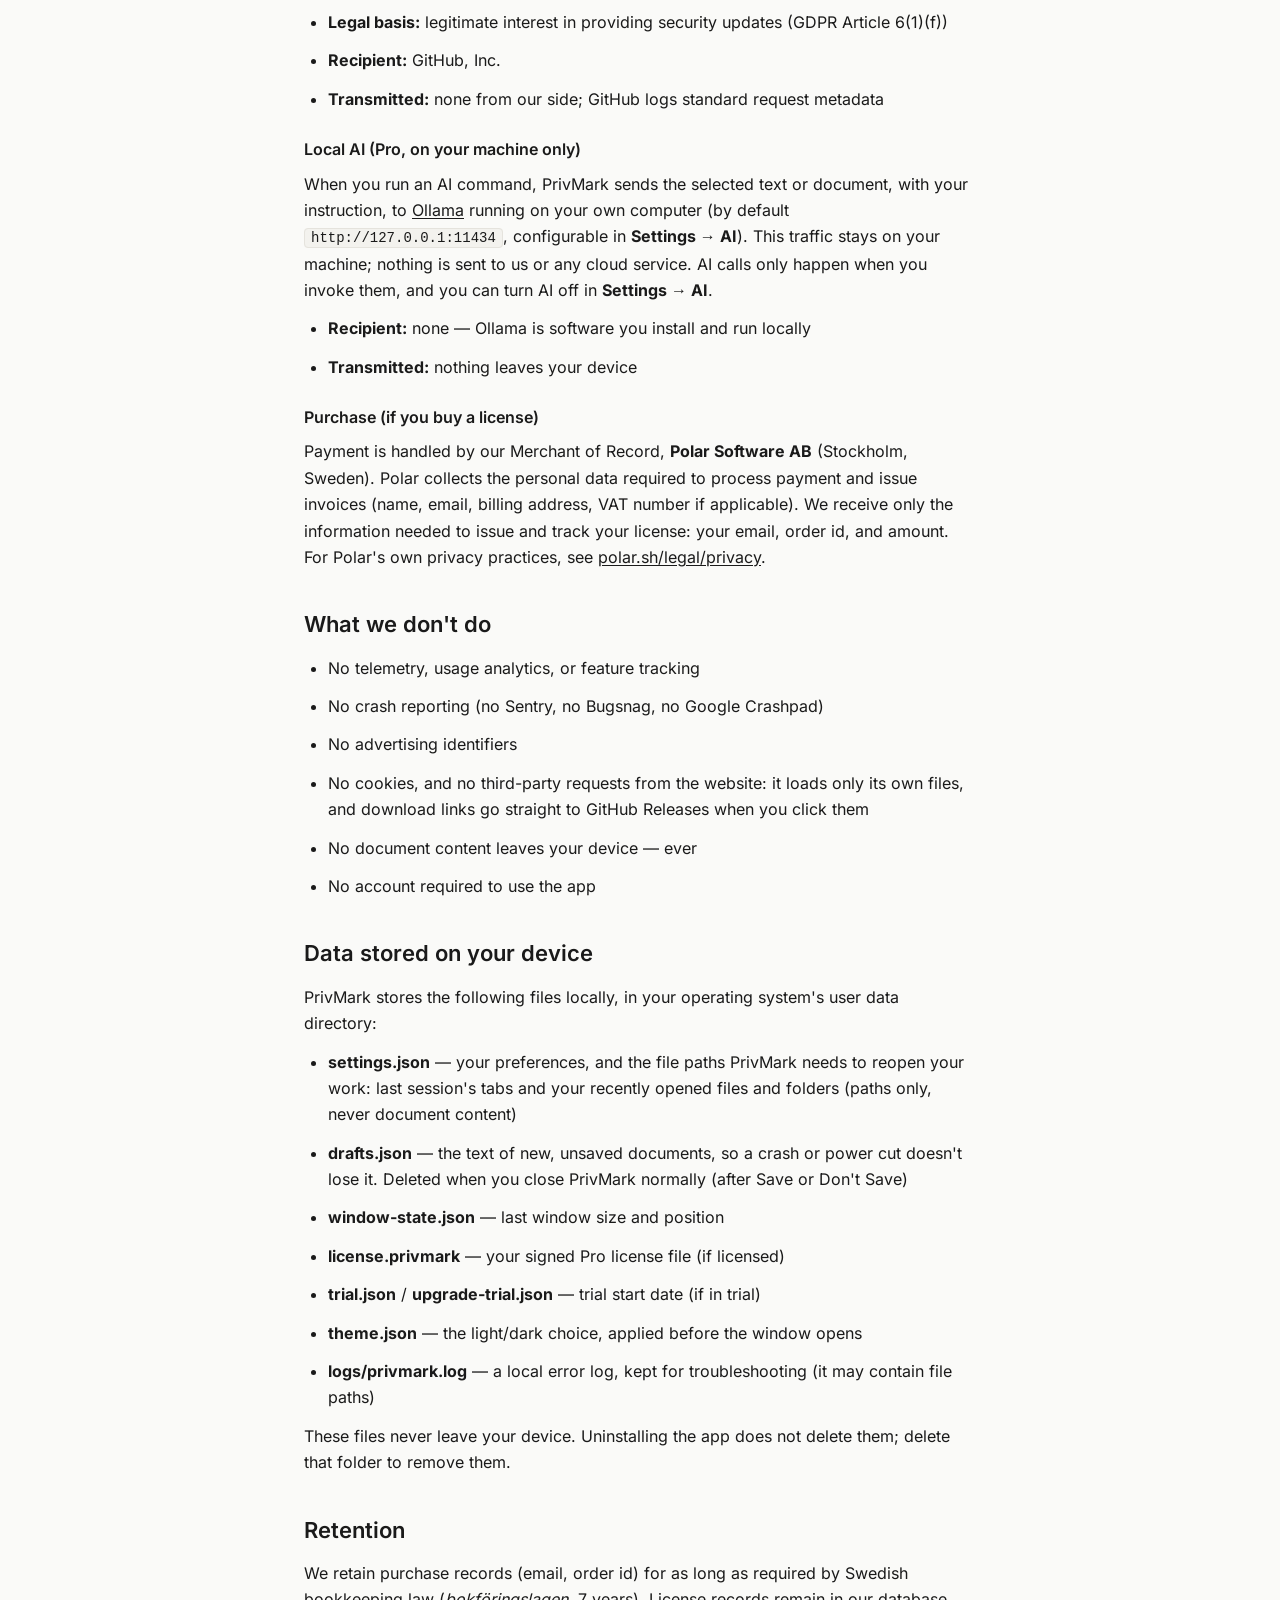
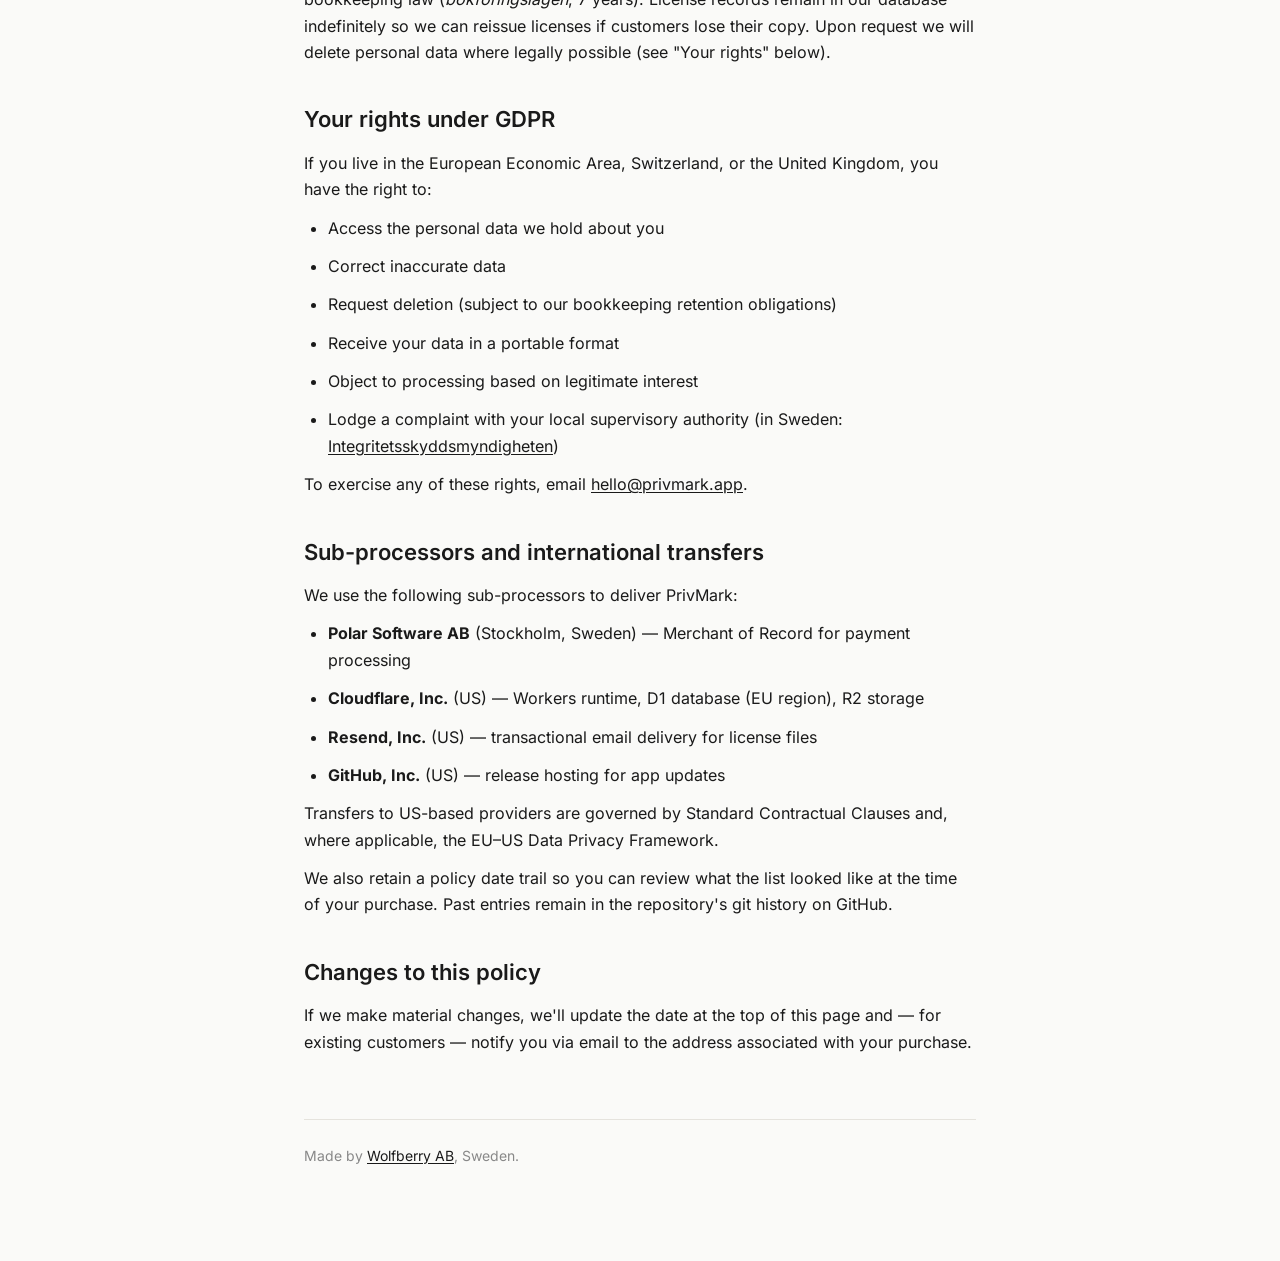
<file: privacy-policy.html>
<!DOCTYPE html>
<html lang="en">
<head>
  <meta charset="UTF-8">
  <meta name="viewport" content="width=device-width, initial-scale=1.0">
  <meta http-equiv="Content-Security-Policy" content="default-src 'self'; script-src 'self'; style-src 'self' 'unsafe-inline'; font-src 'self'; connect-src 'none'; img-src 'self' data:; base-uri 'self'; form-action 'self'; frame-ancestors 'none'; object-src 'none'">
  <meta http-equiv="X-Content-Type-Options" content="nosniff">
  <meta name="referrer" content="strict-origin-when-cross-origin">
  <link rel="icon" href="assets/favicon.svg" type="image/svg+xml">
  <link rel="icon" href="assets/favicon.ico" sizes="16x16 32x32 48x48">
  <link rel="apple-touch-icon" href="assets/apple-touch-icon.png" sizes="180x180">
  <title>Privacy Policy — PrivMark</title>
  <meta name="description" content="How PrivMark handles your data. Short answer: almost none of it.">
  <meta name="theme-color" content="#fafaf8">
  <link rel="stylesheet" href="assets/fonts.css?v=e8e0b5d3">
  <style>
    :root {
      --bg: #fafaf8;
      --bg-secondary: #f3f2ee;
      --text: #1a1a1a;
      --text-secondary: #555;
      --text-tertiary: #888;
      --border: #e5e3dd;
    }
    * { box-sizing: border-box; margin: 0; padding: 0; }
    body {
      font-family: 'Inter', -apple-system, BlinkMacSystemFont, 'Segoe UI', Roboto, Helvetica, Arial, sans-serif;
      color: var(--text);
      background: var(--bg);
      line-height: 1.65;
      -webkit-font-smoothing: antialiased;
    }
    main {
      max-width: 720px;
      margin: 0 auto;
      padding: 72px 24px 96px;
    }
    .back {
      display: inline-block;
      font-size: 14px;
      color: var(--text-secondary);
      text-decoration: none;
      margin-bottom: 32px;
    }
    .back:hover { color: var(--text); }
    .back { min-height: 44px; padding-block: 6px; }
    .back img { display: block; width: 174px; height: auto; }
    .back:focus-visible { outline: 2px solid var(--text); outline-offset: 6px; }
    h1 {
      font-size: 36px;
      font-weight: 700;
      letter-spacing: -0.02em;
      margin-bottom: 8px;
    }
    .updated {
      font-size: 14px;
      color: var(--text-tertiary);
      margin-bottom: 40px;
    }
    h2 {
      font-size: 22px;
      font-weight: 600;
      margin: 36px 0 12px;
    }
    h3 {
      font-size: 16px;
      font-weight: 600;
      margin: 24px 0 8px;
    }
    p, li {
      font-size: 16px;
      color: var(--text);
      margin-bottom: 12px;
    }
    ul, ol {
      padding-left: 24px;
      margin-bottom: 12px;
    }
    a {
      color: var(--text);
      text-decoration: underline;
      text-underline-offset: 2px;
    }
    .tldr {
      background: var(--bg-secondary);
      border: 1px solid var(--border);
      border-radius: 10px;
      padding: 20px 24px;
      margin: 24px 0 32px;
    }
    .tldr h2 { margin-top: 0; }
    code {
      background: var(--bg-secondary);
      border: 1px solid var(--border);
      border-radius: 4px;
      padding: 1px 6px;
      font-family: ui-monospace, SFMono-Regular, Menlo, monospace;
      font-size: 14px;
    }
    footer {
      margin-top: 64px;
      padding-top: 24px;
      border-top: 1px solid var(--border);
      font-size: 14px;
      color: var(--text-tertiary);
    }
  </style>
</head>
<body>
  <main>
    <a class="back" href="/" aria-label="PrivMark home"><img src="assets/privmark-logo.svg" alt="" width="174" height="32"></a>
    <h1>Privacy Policy</h1>
    <p class="updated">Last updated: 14 October 2026</p>

    <div class="tldr">
      <h2>TL;DR</h2>
      <p>PrivMark is a desktop app that runs entirely on your machine. We don't collect telemetry, analytics, or crash reports. License activation is fully offline (no network call). The app only contacts the internet for optional update checks (which you can disable); Pro AI features talk only to Ollama on your own machine. Your documents never leave your computer.</p>
    </div>

    <h2>Who we are</h2>
    <p><strong>Wolfberry AB</strong>, a Swedish limited company (org.nr 559269-4599, VAT SE559269459901), is the data controller for PrivMark. Support: <a href="mailto:hello@privmark.app">hello@privmark.app</a>. Billing: <a href="mailto:payments@wolfberry.se">payments@wolfberry.se</a>.</p>

    <h2>What we collect and why</h2>

    <h3>License activation (zero network calls)</h3>
    <p>Activation happens <strong>entirely on your device</strong>. The license file you receive by email after purchase contains an Ed25519 digital signature, which PrivMark verifies using a public key embedded in the app. No data is sent to us — activation is local, works fully offline, and leaves no record on any server.</p>
    <ul>
      <li><strong>Legal basis:</strong> contract performance (GDPR Article 6(1)(b))</li>
      <li><strong>Recipient:</strong> none — verification is local</li>
      <li><strong>Transmitted:</strong> nothing</li>
    </ul>

    <h3>License issuance (on your purchase)</h3>
    <p>When you buy PrivMark Pro, our licensing service (a Cloudflare Worker operated by Wolfberry AB in the EU region) generates a signed license file from your order details and emails it to you via Resend, Inc. Your personal data stays within this pipeline — we do not share it with third parties beyond the sub-processors listed below.</p>
    <ul>
      <li><strong>Legal basis:</strong> contract performance (GDPR Article 6(1)(b))</li>
      <li><strong>Recipients:</strong> Cloudflare, Inc. (Worker runtime + D1 database); Resend, Inc. (email delivery)</li>
      <li><strong>Transmitted:</strong> your email address, order id, license key, purchase timestamp</li>
      <li><strong>Not transmitted:</strong> your name, payment details (those stay with the Merchant of Record), documents, or usage</li>
    </ul>

    <h3>Update checks (optional, on launch)</h3>
    <p>If automatic updates are enabled (the default), PrivMark fetches <code>latest.yml</code> from GitHub Releases approximately 3 seconds after launch to see if a newer version is available. GitHub receives your IP address and user-agent as part of this standard HTTP request. You can disable this at any time in <strong>Settings &rarr; Updates</strong>, or permanently by launching the app with <code>--no-auto-updates</code>.</p>
    <ul>
      <li><strong>Legal basis:</strong> legitimate interest in providing security updates (GDPR Article 6(1)(f))</li>
      <li><strong>Recipient:</strong> GitHub, Inc.</li>
      <li><strong>Transmitted:</strong> none from our side; GitHub logs standard request metadata</li>
    </ul>

    <h3>Local AI (Pro, on your machine only)</h3>
    <p>When you run an AI command, PrivMark sends the selected text or document, with your instruction, to <a href="https://ollama.com" rel="noopener">Ollama</a> running on your own computer (by default <code>http://127.0.0.1:11434</code>, configurable in <strong>Settings &rarr; AI</strong>). This traffic stays on your machine; nothing is sent to us or any cloud service. AI calls only happen when you invoke them, and you can turn AI off in <strong>Settings &rarr; AI</strong>.</p>
    <ul>
      <li><strong>Recipient:</strong> none — Ollama is software you install and run locally</li>
      <li><strong>Transmitted:</strong> nothing leaves your device</li>
    </ul>

    <h3>Purchase (if you buy a license)</h3>
    <p>Payment is handled by our Merchant of Record, <strong>Polar Software AB</strong> (Stockholm, Sweden). Polar collects the personal data required to process payment and issue invoices (name, email, billing address, VAT number if applicable). We receive only the information needed to issue and track your license: your email, order id, and amount. For Polar's own privacy practices, see <a href="https://polar.sh/legal/privacy" rel="noopener">polar.sh/legal/privacy</a>.</p>

    <h2>What we don't do</h2>
    <ul>
      <li>No telemetry, usage analytics, or feature tracking</li>
      <li>No crash reporting (no Sentry, no Bugsnag, no Google Crashpad)</li>
      <li>No advertising identifiers</li>
      <li>No cookies, and no third-party requests from the website: it loads only its own files, and download links go straight to GitHub Releases when you click them</li>
      <li>No document content leaves your device — ever</li>
      <li>No account required to use the app</li>
    </ul>

    <h2>Data stored on your device</h2>
    <p>PrivMark stores the following files locally, in your operating system's user data directory:</p>
    <ul>
      <li><strong>settings.json</strong> — your preferences, and the file paths PrivMark needs to reopen your work: last session's tabs and your recently opened files and folders (paths only, never document content)</li>
      <li><strong>drafts.json</strong> — the text of new, unsaved documents, so a crash or power cut doesn't lose it. Deleted when you close PrivMark normally (after Save or Don't Save)</li>
      <li><strong>window-state.json</strong> — last window size and position</li>
      <li><strong>license.privmark</strong> — your signed Pro license file (if licensed)</li>
      <li><strong>trial.json</strong> / <strong>upgrade-trial.json</strong> — trial start date (if in trial)</li>
      <li><strong>theme.json</strong> — the light/dark choice, applied before the window opens</li>
      <li><strong>logs/privmark.log</strong> — a local error log, kept for troubleshooting (it may contain file paths)</li>
    </ul>
    <p>These files never leave your device. Uninstalling the app does not delete them; delete that folder to remove them.</p>

    <h2>Retention</h2>
    <p>We retain purchase records (email, order id) for as long as required by Swedish bookkeeping law (<em>bokföringslagen</em>, 7 years). License records remain in our database indefinitely so we can reissue licenses if customers lose their copy. Upon request we will delete personal data where legally possible (see "Your rights" below).</p>

    <h2>Your rights under GDPR</h2>
    <p>If you live in the European Economic Area, Switzerland, or the United Kingdom, you have the right to:</p>
    <ul>
      <li>Access the personal data we hold about you</li>
      <li>Correct inaccurate data</li>
      <li>Request deletion (subject to our bookkeeping retention obligations)</li>
      <li>Receive your data in a portable format</li>
      <li>Object to processing based on legitimate interest</li>
      <li>Lodge a complaint with your local supervisory authority (in Sweden: <a href="https://www.imy.se" rel="noopener">Integritetsskyddsmyndigheten</a>)</li>
    </ul>
    <p>To exercise any of these rights, email <a href="mailto:hello@privmark.app">hello@privmark.app</a>.</p>

    <h2>Sub-processors and international transfers</h2>
    <p>We use the following sub-processors to deliver PrivMark:</p>
    <ul>
      <li><strong>Polar Software AB</strong> (Stockholm, Sweden) — Merchant of Record for payment processing</li>
      <li><strong>Cloudflare, Inc.</strong> (US) — Workers runtime, D1 database (EU region), R2 storage</li>
      <li><strong>Resend, Inc.</strong> (US) — transactional email delivery for license files</li>
      <li><strong>GitHub, Inc.</strong> (US) — release hosting for app updates</li>
    </ul>
    <p>Transfers to US-based providers are governed by Standard Contractual Clauses and, where applicable, the EU–US Data Privacy Framework.</p>
    <p>We also retain a policy date trail so you can review what the list looked like at the time of your purchase. Past entries remain in the repository's git history on GitHub.</p>

    <h2>Changes to this policy</h2>
    <p>If we make material changes, we'll update the date at the top of this page and — for existing customers — notify you via email to the address associated with your purchase.</p>

    <footer>
      Made by <a href="https://wolfberry.se">Wolfberry AB</a>, Sweden.
    </footer>
  </main>
</body>
</html>
</file>
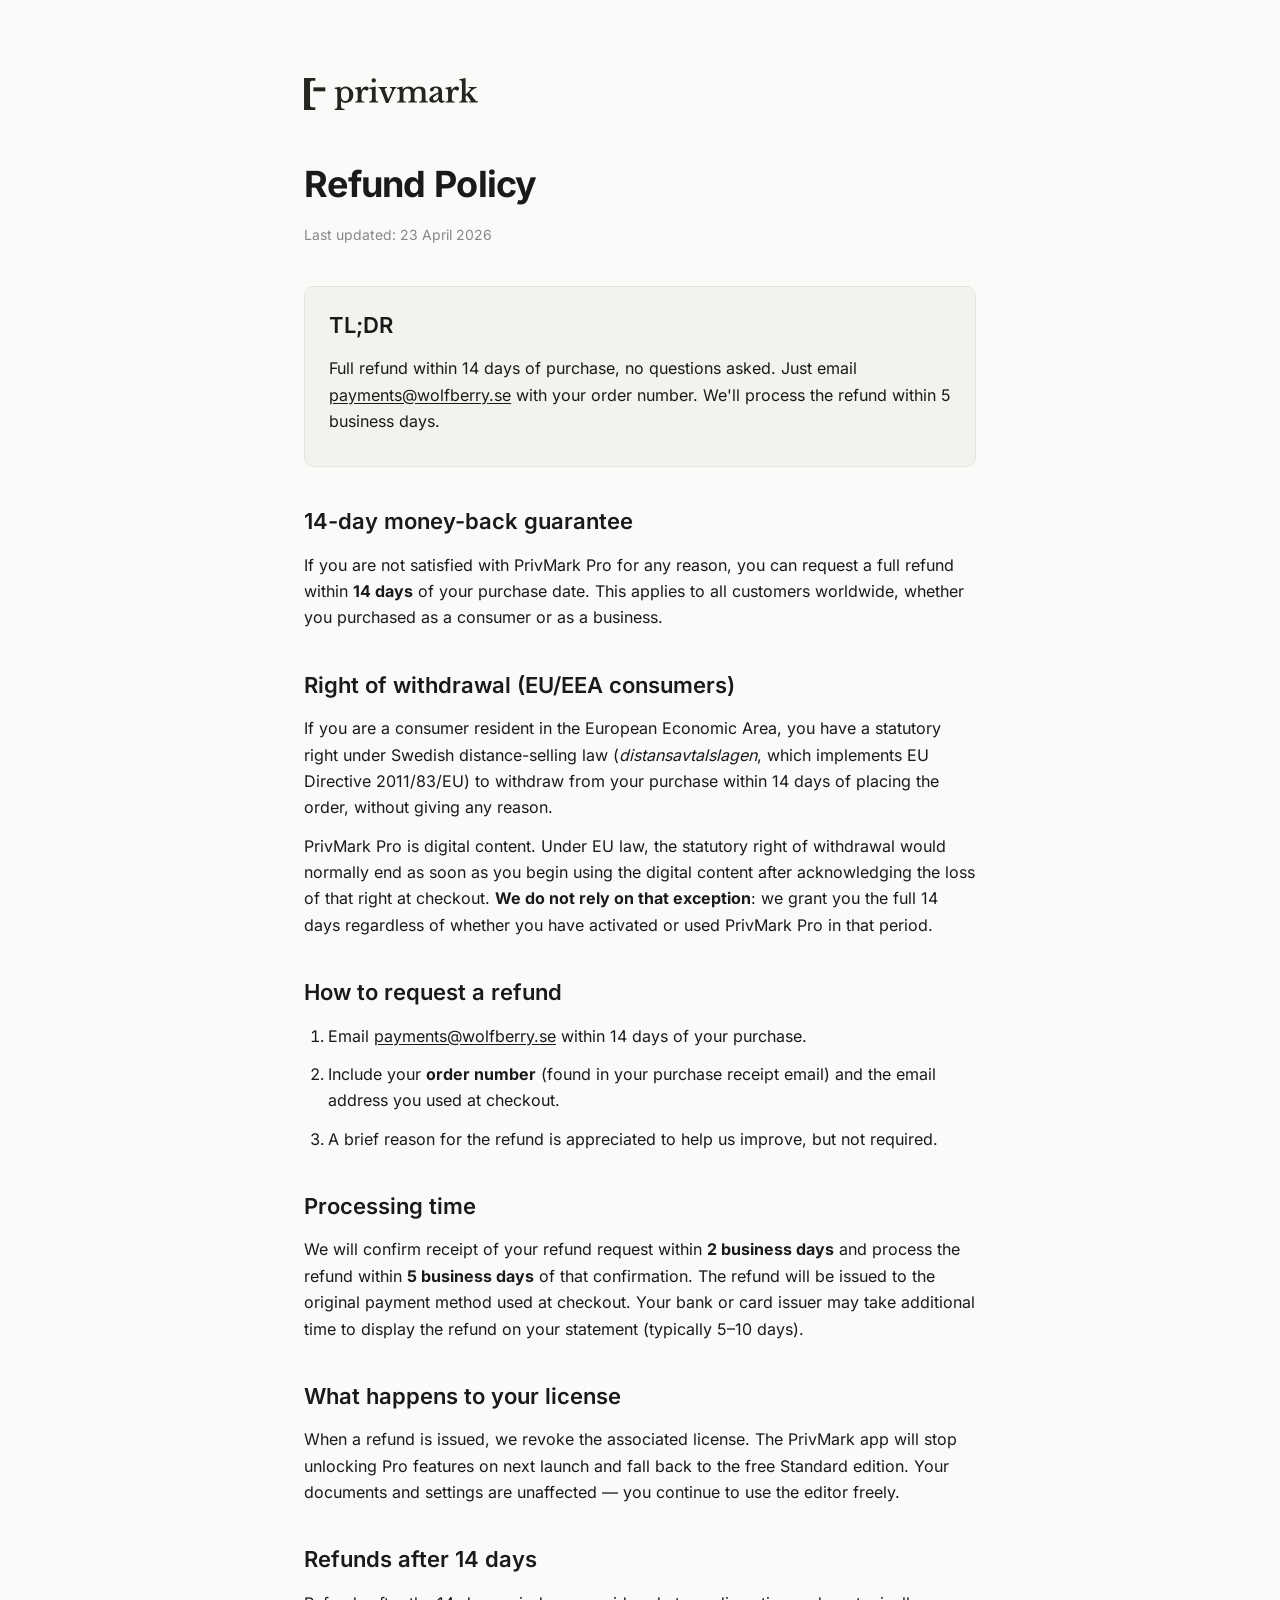
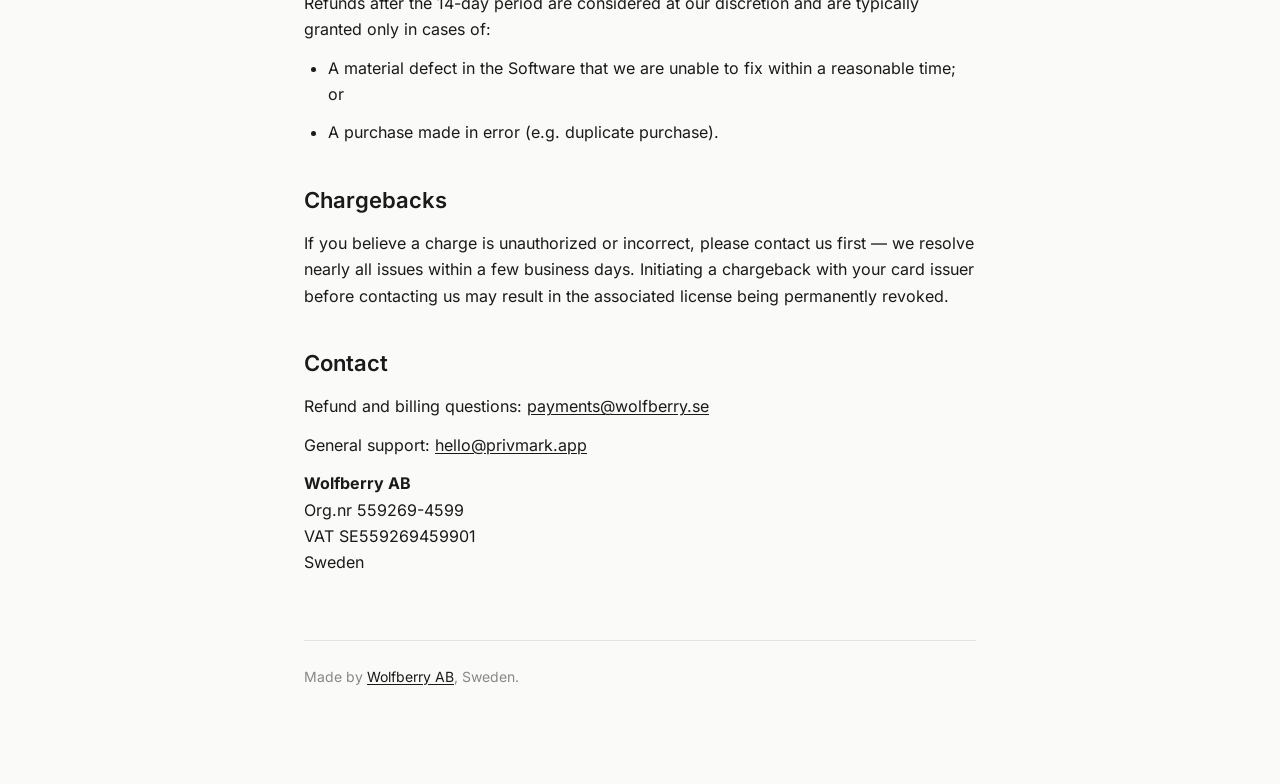
<file: refund.html>
<!DOCTYPE html>
<html lang="en">
<head>
  <meta charset="UTF-8">
  <meta name="viewport" content="width=device-width, initial-scale=1.0">
  <meta http-equiv="Content-Security-Policy" content="default-src 'self'; script-src 'self'; style-src 'self' 'unsafe-inline'; font-src 'self'; connect-src 'none'; img-src 'self' data:; base-uri 'self'; form-action 'self'; frame-ancestors 'none'; object-src 'none'">
  <meta http-equiv="X-Content-Type-Options" content="nosniff">
  <meta name="referrer" content="strict-origin-when-cross-origin">
  <link rel="icon" href="assets/favicon.svg" type="image/svg+xml">
  <link rel="icon" href="assets/favicon.ico" sizes="16x16 32x32 48x48">
  <link rel="apple-touch-icon" href="assets/apple-touch-icon.png" sizes="180x180">
  <title>Refund Policy — PrivMark</title>
  <meta name="description" content="Refund policy for PrivMark. 14-day money-back guarantee, no questions asked.">
  <meta name="theme-color" content="#fafaf8">
  <link rel="stylesheet" href="assets/fonts.css?v=e8e0b5d3">
  <style>
    :root {
      --bg: #fafaf8;
      --bg-secondary: #f3f2ee;
      --text: #1a1a1a;
      --text-secondary: #555;
      --text-tertiary: #888;
      --border: #e5e3dd;
    }
    * { box-sizing: border-box; margin: 0; padding: 0; }
    body {
      font-family: 'Inter', -apple-system, BlinkMacSystemFont, 'Segoe UI', Roboto, Helvetica, Arial, sans-serif;
      color: var(--text);
      background: var(--bg);
      line-height: 1.65;
      -webkit-font-smoothing: antialiased;
    }
    main {
      max-width: 720px;
      margin: 0 auto;
      padding: 72px 24px 96px;
    }
    .back {
      display: inline-block;
      font-size: 14px;
      color: var(--text-secondary);
      text-decoration: none;
      margin-bottom: 32px;
    }
    .back:hover { color: var(--text); }
    .back { min-height: 44px; padding-block: 6px; }
    .back img { display: block; width: 174px; height: auto; }
    .back:focus-visible { outline: 2px solid var(--text); outline-offset: 6px; }
    h1 {
      font-size: 36px;
      font-weight: 700;
      letter-spacing: -0.02em;
      margin-bottom: 8px;
    }
    .updated {
      font-size: 14px;
      color: var(--text-tertiary);
      margin-bottom: 40px;
    }
    h2 {
      font-size: 22px;
      font-weight: 600;
      margin: 36px 0 12px;
    }
    p, li {
      font-size: 16px;
      color: var(--text);
      margin-bottom: 12px;
    }
    ul, ol {
      padding-left: 24px;
      margin-bottom: 12px;
    }
    a {
      color: var(--text);
      text-decoration: underline;
      text-underline-offset: 2px;
    }
    .tldr {
      background: var(--bg-secondary);
      border: 1px solid var(--border);
      border-radius: 10px;
      padding: 20px 24px;
      margin: 24px 0 32px;
    }
    .tldr h2 { margin-top: 0; }
    footer {
      margin-top: 64px;
      padding-top: 24px;
      border-top: 1px solid var(--border);
      font-size: 14px;
      color: var(--text-tertiary);
    }
  </style>
</head>
<body>
  <main>
    <a class="back" href="/" aria-label="PrivMark home"><img src="assets/privmark-logo.svg" alt="" width="174" height="32"></a>
    <h1>Refund Policy</h1>
    <p class="updated">Last updated: 23 April 2026</p>

    <div class="tldr">
      <h2>TL;DR</h2>
      <p>Full refund within 14 days of purchase, no questions asked. Just email <a href="mailto:payments@wolfberry.se">payments@wolfberry.se</a> with your order number. We'll process the refund within 5 business days.</p>
    </div>

    <h2>14-day money-back guarantee</h2>
    <p>If you are not satisfied with PrivMark Pro for any reason, you can request a full refund within <strong>14 days</strong> of your purchase date. This applies to all customers worldwide, whether you purchased as a consumer or as a business.</p>

    <h2>Right of withdrawal (EU/EEA consumers)</h2>
    <p>If you are a consumer resident in the European Economic Area, you have a statutory right under Swedish distance-selling law (<em>distansavtalslagen</em>, which implements EU Directive 2011/83/EU) to withdraw from your purchase within 14 days of placing the order, without giving any reason.</p>
    <p>PrivMark Pro is digital content. Under EU law, the statutory right of withdrawal would normally end as soon as you begin using the digital content after acknowledging the loss of that right at checkout. <strong>We do not rely on that exception</strong>: we grant you the full 14 days regardless of whether you have activated or used PrivMark Pro in that period.</p>

    <h2>How to request a refund</h2>
    <ol>
      <li>Email <a href="mailto:payments@wolfberry.se">payments@wolfberry.se</a> within 14 days of your purchase.</li>
      <li>Include your <strong>order number</strong> (found in your purchase receipt email) and the email address you used at checkout.</li>
      <li>A brief reason for the refund is appreciated to help us improve, but not required.</li>
    </ol>

    <h2>Processing time</h2>
    <p>We will confirm receipt of your refund request within <strong>2 business days</strong> and process the refund within <strong>5 business days</strong> of that confirmation. The refund will be issued to the original payment method used at checkout. Your bank or card issuer may take additional time to display the refund on your statement (typically 5–10 days).</p>

    <h2>What happens to your license</h2>
    <p>When a refund is issued, we revoke the associated license. The PrivMark app will stop unlocking Pro features on next launch and fall back to the free Standard edition. Your documents and settings are unaffected — you continue to use the editor freely.</p>

    <h2>Refunds after 14 days</h2>
    <p>Refunds after the 14-day period are considered at our discretion and are typically granted only in cases of:</p>
    <ul>
      <li>A material defect in the Software that we are unable to fix within a reasonable time; or</li>
      <li>A purchase made in error (e.g. duplicate purchase).</li>
    </ul>

    <h2>Chargebacks</h2>
    <p>If you believe a charge is unauthorized or incorrect, please contact us first — we resolve nearly all issues within a few business days. Initiating a chargeback with your card issuer before contacting us may result in the associated license being permanently revoked.</p>

    <h2>Contact</h2>
    <p>Refund and billing questions: <a href="mailto:payments@wolfberry.se">payments@wolfberry.se</a></p>
    <p>General support: <a href="mailto:hello@privmark.app">hello@privmark.app</a></p>

    <p><strong>Wolfberry AB</strong><br>
       Org.nr 559269-4599<br>
       VAT SE559269459901<br>
       Sweden</p>

    <footer>
      Made by <a href="https://wolfberry.se">Wolfberry AB</a>, Sweden.
    </footer>
  </main>
</body>
</html>
</file>
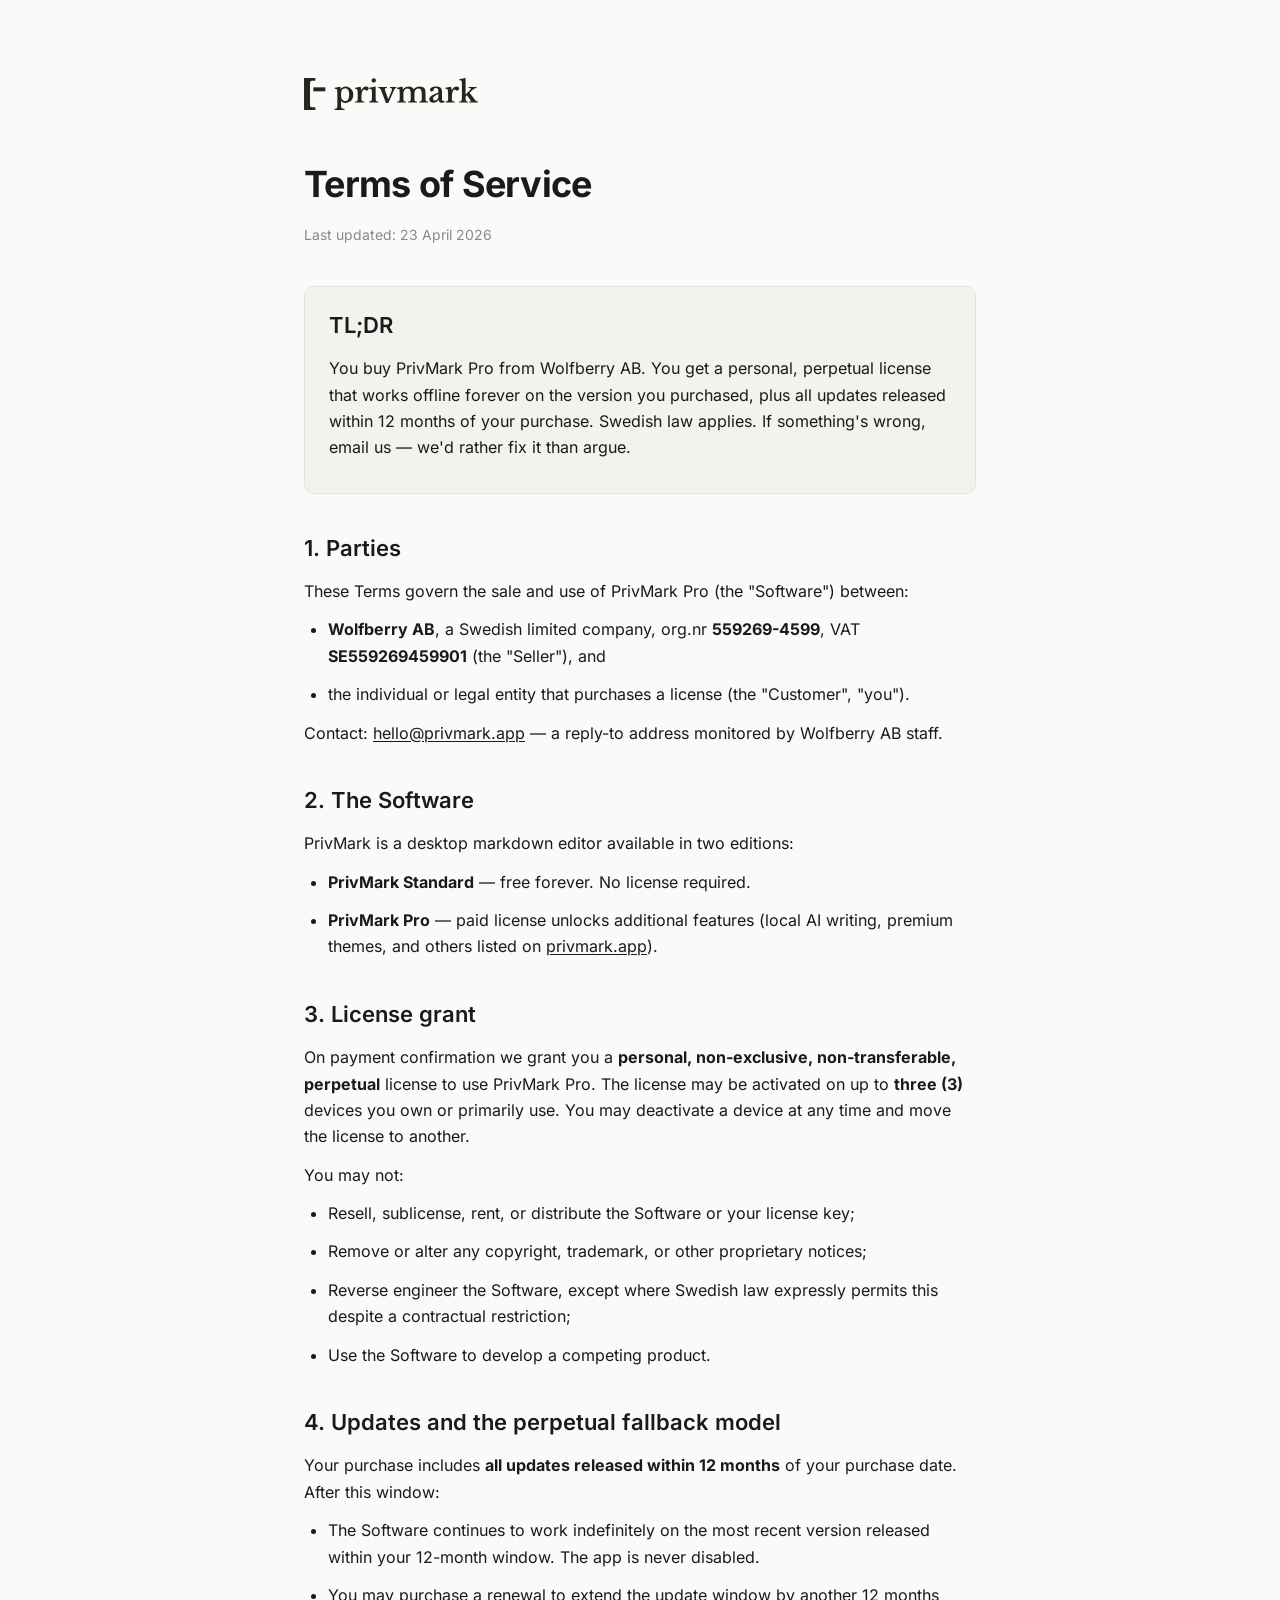
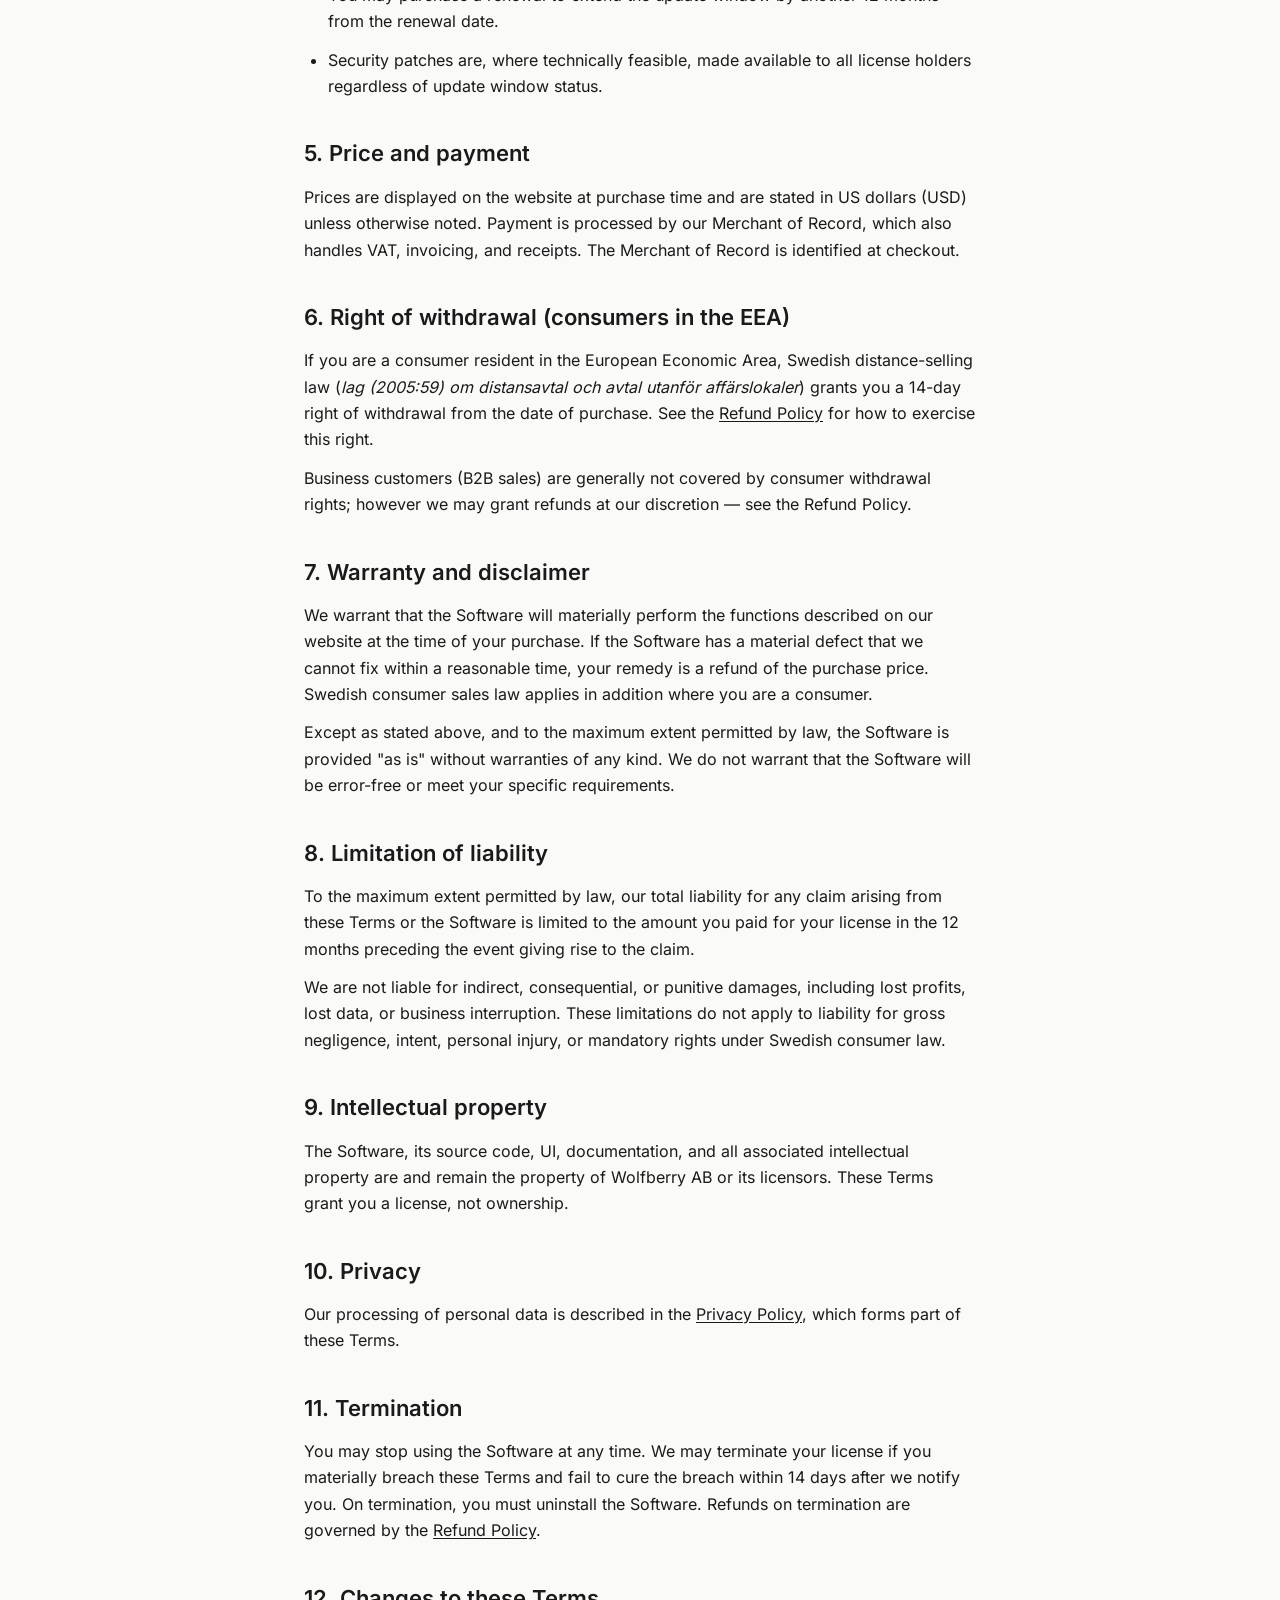
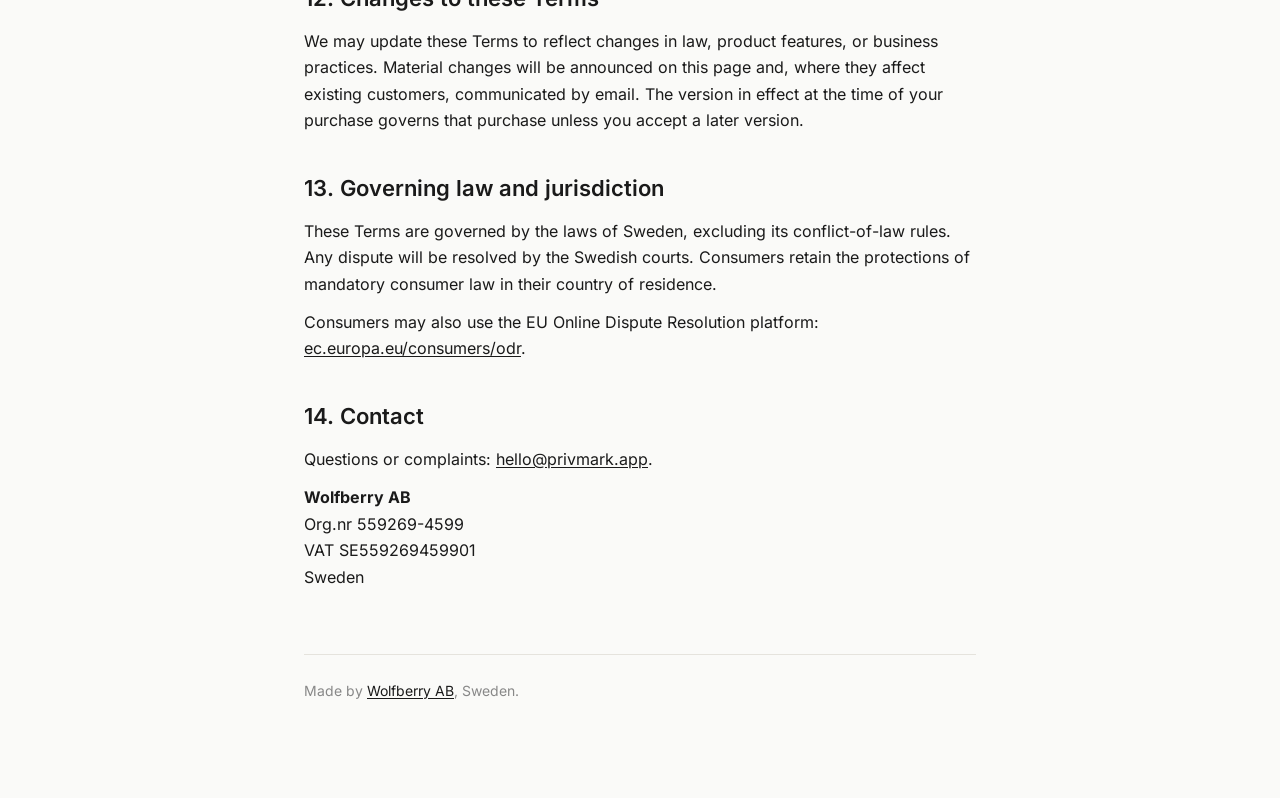
<file: terms.html>
<!DOCTYPE html>
<html lang="en">
<head>
  <meta charset="UTF-8">
  <meta name="viewport" content="width=device-width, initial-scale=1.0">
  <meta http-equiv="Content-Security-Policy" content="default-src 'self'; script-src 'self'; style-src 'self' 'unsafe-inline'; font-src 'self'; connect-src 'none'; img-src 'self' data:; base-uri 'self'; form-action 'self'; frame-ancestors 'none'; object-src 'none'">
  <meta http-equiv="X-Content-Type-Options" content="nosniff">
  <meta name="referrer" content="strict-origin-when-cross-origin">
  <link rel="icon" href="assets/favicon.svg" type="image/svg+xml">
  <link rel="icon" href="assets/favicon.ico" sizes="16x16 32x32 48x48">
  <link rel="apple-touch-icon" href="assets/apple-touch-icon.png" sizes="180x180">
  <title>Terms of Service — PrivMark</title>
  <meta name="description" content="Terms of service for PrivMark, sold by Wolfberry AB.">
  <meta name="theme-color" content="#fafaf8">
  <link rel="stylesheet" href="assets/fonts.css?v=e8e0b5d3">
  <style>
    :root {
      --bg: #fafaf8;
      --bg-secondary: #f3f2ee;
      --text: #1a1a1a;
      --text-secondary: #555;
      --text-tertiary: #888;
      --border: #e5e3dd;
    }
    * { box-sizing: border-box; margin: 0; padding: 0; }
    body {
      font-family: 'Inter', -apple-system, BlinkMacSystemFont, 'Segoe UI', Roboto, Helvetica, Arial, sans-serif;
      color: var(--text);
      background: var(--bg);
      line-height: 1.65;
      -webkit-font-smoothing: antialiased;
    }
    main {
      max-width: 720px;
      margin: 0 auto;
      padding: 72px 24px 96px;
    }
    .back {
      display: inline-block;
      font-size: 14px;
      color: var(--text-secondary);
      text-decoration: none;
      margin-bottom: 32px;
    }
    .back:hover { color: var(--text); }
    .back { min-height: 44px; padding-block: 6px; }
    .back img { display: block; width: 174px; height: auto; }
    .back:focus-visible { outline: 2px solid var(--text); outline-offset: 6px; }
    h1 {
      font-size: 36px;
      font-weight: 700;
      letter-spacing: -0.02em;
      margin-bottom: 8px;
    }
    .updated {
      font-size: 14px;
      color: var(--text-tertiary);
      margin-bottom: 40px;
    }
    h2 {
      font-size: 22px;
      font-weight: 600;
      margin: 36px 0 12px;
    }
    p, li {
      font-size: 16px;
      color: var(--text);
      margin-bottom: 12px;
    }
    ul, ol {
      padding-left: 24px;
      margin-bottom: 12px;
    }
    a {
      color: var(--text);
      text-decoration: underline;
      text-underline-offset: 2px;
    }
    .tldr {
      background: var(--bg-secondary);
      border: 1px solid var(--border);
      border-radius: 10px;
      padding: 20px 24px;
      margin: 24px 0 32px;
    }
    .tldr h2 { margin-top: 0; }
    footer {
      margin-top: 64px;
      padding-top: 24px;
      border-top: 1px solid var(--border);
      font-size: 14px;
      color: var(--text-tertiary);
    }
  </style>
</head>
<body>
  <main>
    <a class="back" href="/" aria-label="PrivMark home"><img src="assets/privmark-logo.svg" alt="" width="174" height="32"></a>
    <h1>Terms of Service</h1>
    <p class="updated">Last updated: 23 April 2026</p>

    <div class="tldr">
      <h2>TL;DR</h2>
      <p>You buy PrivMark Pro from Wolfberry AB. You get a personal, perpetual license that works offline forever on the version you purchased, plus all updates released within 12 months of your purchase. Swedish law applies. If something's wrong, email us — we'd rather fix it than argue.</p>
    </div>

    <h2>1. Parties</h2>
    <p>These Terms govern the sale and use of PrivMark Pro (the "Software") between:</p>
    <ul>
      <li><strong>Wolfberry AB</strong>, a Swedish limited company, org.nr <strong>559269-4599</strong>, VAT <strong>SE559269459901</strong> (the "Seller"), and</li>
      <li>the individual or legal entity that purchases a license (the "Customer", "you").</li>
    </ul>
    <p>Contact: <a href="mailto:hello@privmark.app">hello@privmark.app</a> — a reply-to address monitored by Wolfberry AB staff.</p>

    <h2>2. The Software</h2>
    <p>PrivMark is a desktop markdown editor available in two editions:</p>
    <ul>
      <li><strong>PrivMark Standard</strong> — free forever. No license required.</li>
      <li><strong>PrivMark Pro</strong> — paid license unlocks additional features (local AI writing, premium themes, and others listed on <a href="/">privmark.app</a>).</li>
    </ul>

    <h2>3. License grant</h2>
    <p>On payment confirmation we grant you a <strong>personal, non-exclusive, non-transferable, perpetual</strong> license to use PrivMark Pro. The license may be activated on up to <strong>three (3)</strong> devices you own or primarily use. You may deactivate a device at any time and move the license to another.</p>
    <p>You may not:</p>
    <ul>
      <li>Resell, sublicense, rent, or distribute the Software or your license key;</li>
      <li>Remove or alter any copyright, trademark, or other proprietary notices;</li>
      <li>Reverse engineer the Software, except where Swedish law expressly permits this despite a contractual restriction;</li>
      <li>Use the Software to develop a competing product.</li>
    </ul>

    <h2>4. Updates and the perpetual fallback model</h2>
    <p>Your purchase includes <strong>all updates released within 12 months</strong> of your purchase date. After this window:</p>
    <ul>
      <li>The Software continues to work indefinitely on the most recent version released within your 12-month window. The app is never disabled.</li>
      <li>You may purchase a renewal to extend the update window by another 12 months from the renewal date.</li>
      <li>Security patches are, where technically feasible, made available to all license holders regardless of update window status.</li>
    </ul>

    <h2>5. Price and payment</h2>
    <p>Prices are displayed on the website at purchase time and are stated in US dollars (USD) unless otherwise noted. Payment is processed by our Merchant of Record, which also handles VAT, invoicing, and receipts. The Merchant of Record is identified at checkout.</p>

    <h2>6. Right of withdrawal (consumers in the EEA)</h2>
    <p>If you are a consumer resident in the European Economic Area, Swedish distance-selling law (<em>lag (2005:59) om distansavtal och avtal utanför affärslokaler</em>) grants you a 14-day right of withdrawal from the date of purchase. See the <a href="/refund.html">Refund Policy</a> for how to exercise this right.</p>
    <p>Business customers (B2B sales) are generally not covered by consumer withdrawal rights; however we may grant refunds at our discretion — see the Refund Policy.</p>

    <h2>7. Warranty and disclaimer</h2>
    <p>We warrant that the Software will materially perform the functions described on our website at the time of your purchase. If the Software has a material defect that we cannot fix within a reasonable time, your remedy is a refund of the purchase price. Swedish consumer sales law applies in addition where you are a consumer.</p>
    <p>Except as stated above, and to the maximum extent permitted by law, the Software is provided "as is" without warranties of any kind. We do not warrant that the Software will be error-free or meet your specific requirements.</p>

    <h2>8. Limitation of liability</h2>
    <p>To the maximum extent permitted by law, our total liability for any claim arising from these Terms or the Software is limited to the amount you paid for your license in the 12 months preceding the event giving rise to the claim.</p>
    <p>We are not liable for indirect, consequential, or punitive damages, including lost profits, lost data, or business interruption. These limitations do not apply to liability for gross negligence, intent, personal injury, or mandatory rights under Swedish consumer law.</p>

    <h2>9. Intellectual property</h2>
    <p>The Software, its source code, UI, documentation, and all associated intellectual property are and remain the property of Wolfberry AB or its licensors. These Terms grant you a license, not ownership.</p>

    <h2>10. Privacy</h2>
    <p>Our processing of personal data is described in the <a href="/privacy-policy.html">Privacy Policy</a>, which forms part of these Terms.</p>

    <h2>11. Termination</h2>
    <p>You may stop using the Software at any time. We may terminate your license if you materially breach these Terms and fail to cure the breach within 14 days after we notify you. On termination, you must uninstall the Software. Refunds on termination are governed by the <a href="/refund.html">Refund Policy</a>.</p>

    <h2>12. Changes to these Terms</h2>
    <p>We may update these Terms to reflect changes in law, product features, or business practices. Material changes will be announced on this page and, where they affect existing customers, communicated by email. The version in effect at the time of your purchase governs that purchase unless you accept a later version.</p>

    <h2>13. Governing law and jurisdiction</h2>
    <p>These Terms are governed by the laws of Sweden, excluding its conflict-of-law rules. Any dispute will be resolved by the Swedish courts. Consumers retain the protections of mandatory consumer law in their country of residence.</p>
    <p>Consumers may also use the EU Online Dispute Resolution platform: <a href="https://ec.europa.eu/consumers/odr" rel="noopener">ec.europa.eu/consumers/odr</a>.</p>

    <h2>14. Contact</h2>
    <p>Questions or complaints: <a href="mailto:hello@privmark.app">hello@privmark.app</a>.</p>
    <p><strong>Wolfberry AB</strong><br>
       Org.nr 559269-4599<br>
       VAT SE559269459901<br>
       Sweden</p>

    <footer>
      Made by <a href="https://wolfberry.se">Wolfberry AB</a>, Sweden.
    </footer>
  </main>
</body>
</html>
</file>
<file: assets/fonts.css>
@font-face {
  font-family: Inter;
  font-style: normal;
  font-weight: 400;
  font-display: swap;
  src: url('fonts/inter-latin-400-normal.woff2') format('woff2');
}
@font-face {
  font-family: Inter;
  font-style: normal;
  font-weight: 500;
  font-display: swap;
  src: url('fonts/inter-latin-500-normal.woff2') format('woff2');
}
@font-face {
  font-family: Inter;
  font-style: normal;
  font-weight: 600;
  font-display: swap;
  src: url('fonts/inter-latin-600-normal.woff2') format('woff2');
}

@font-face {
  font-family: Inter;
  font-style: normal;
  font-weight: 700;
  font-display: swap;
  src: url('fonts/inter-latin-700-normal.woff2') format('woff2');
}
</file>
<file: assets/site.css>
:root {
  color-scheme: light;
  --paper: #f9f8f4;
  --ink: #252520;
  --muted: #68685f;
  --line: #dcdcd2;
  --wash: #eeeee7;
  --serif: 'Iowan Old Style', 'Palatino Linotype', 'Book Antiqua', Georgia, serif;
  --sans: Inter, -apple-system, BlinkMacSystemFont, 'Segoe UI', sans-serif;
}

* { box-sizing: border-box; }
html { scroll-behavior: smooth; scroll-padding-top: 28px; }
body { margin: 0; background: var(--paper); color: var(--ink); font-family: var(--sans); -webkit-font-smoothing: antialiased; }
button, select, input { font: inherit; }
button, a { -webkit-tap-highlight-color: transparent; }
button { color: inherit; }
a { color: inherit; text-decoration-thickness: 1px; text-underline-offset: 4px; }
button { cursor: pointer; }
img, svg { display: block; max-width: 100%; }
/* Width/height attributes reserve the box; the rendered height follows the width. */
img { height: auto; }
figure, p, h1, h2, h3 { margin: 0; }
::selection { background: #dcded1; color: #252520; }
:focus-visible { outline: 2px solid var(--ink); outline-offset: 5px; }
[hidden] { display: none !important; }
.wrap { width: min(1160px, calc(100% - 96px)); margin-inline: auto; }
.eyebrow { font-size: .625rem; font-weight: 500; letter-spacing: .18em; line-height: 1.6; text-transform: uppercase; }
.serif { font-family: var(--serif); font-weight: 400; }
.muted { color: var(--muted); }
.skip-link { position: absolute; left: 24px; top: -80px; padding: 14px 20px; background: var(--ink); color: var(--paper); z-index: 20; }
.skip-link:focus { top: 16px; }

.site-header { min-height: 104px; display: flex; align-items: center; justify-content: space-between; border-bottom: 1px solid var(--line); gap: 32px; }
.wordmark { display: inline-flex; align-items: center; flex-shrink: 0; min-height: 44px; padding-block: 6px; text-decoration: none; }
.wordmark img { width: 174px; height: auto; }
.header-links { display: flex; align-items: center; gap: 32px; font-size: .8125rem; }
.header-links a { text-decoration: none; }
.header-links a:hover { text-decoration: underline; }
.header-links .header-download { border: 1px solid var(--ink); padding: 11px 17px; border-radius: 4px; }
.header-download span { margin-left: 16px; }

.hero { padding-block: 67px 52px; text-align: center; }
.hero h1 { font-family: var(--serif); font-weight: 400; font-size: clamp(4.3rem, 7.2vw, 6.75rem); line-height: .99; letter-spacing: -.065em; margin: 23px 0 24px; }
.hero h1 em { font-weight: 400; }
.hero .intro { font-size: .9375rem; line-height: 1.8; color: var(--muted); max-width: 390px; margin-inline: auto; }
.hero-actions { display: flex; align-items: center; justify-content: center; gap: 24px; margin-top: 27px; }
.button { display: inline-flex; align-items: center; justify-content: center; gap: 22px; min-height: 46px; padding: 13px 23px; border-radius: 4px; font-size: .75rem; font-weight: 500; line-height: 1.5; text-decoration: none; border: 1px solid var(--ink); background: var(--ink); color: var(--paper); transition: background-color .15s ease, transform .15s ease; }
.button:hover { background: #414139; transform: translateY(-1px); }
.button-secondary { background: transparent; color: var(--ink); }
.button-secondary:hover { background: #eaeae2; }
.text-link { font-size: .75rem; line-height: 1.6; }
.text-link span { display: inline-block; margin-left: 9px; }
.hero-note { font-size: .625rem; color: var(--muted); margin-top: 16px; letter-spacing: .01em; }

.product-stage { background: #e8e8df; padding: 35px 50px 0; border-radius: 7px; overflow: hidden; position: relative; }
.stage-heading { display: flex; justify-content: space-between; align-items: center; margin-bottom: 26px; }
.stage-heading .eyebrow { font-size: .5625rem; }
.theme-controls { display: flex; align-items: center; padding: 3px; border: 1px solid #c4c5b9; border-radius: 4px; }
.theme-controls button { background: transparent; border: 0; border-radius: 2px; font-size: .625rem; line-height: 1.5; padding: 5px 12px; }
.theme-controls button[aria-pressed='true'] { background: var(--paper); box-shadow: 0 1px 3px #2525200d; }
.editor-frame { max-width: 986px; margin: 0 auto; border: 1px solid #24252024; border-radius: 8px 8px 0 0; box-shadow: 0 16px 45px #35362914; overflow: hidden; background: white; }
.editor-image { width: 100%; height: auto; }
.editor-frame picture { display: block; }
.product-stage[data-theme='dark'] { background: #ddddD3; }
.product-caption { display: flex; justify-content: space-between; gap: 24px; padding: 17px 0; font-size: .625rem; color: var(--muted); line-height: 1.6; }
.product-caption strong { color: var(--ink); font-weight: 500; }
.product-caption .caption-right { text-align: right; }
.trust-strip { padding-block: 27px; display: flex; justify-content: center; gap: 64px; border-block: 1px solid var(--line); margin-top: 36px; }
.trust-strip p { font-size: .625rem; letter-spacing: .035em; display: flex; align-items: center; gap: 10px; }
.trust-strip svg { width: 15px; height: 15px; stroke-width: 1.2; }

.section { padding-block: 112px; }
.section-heading { display: flex; justify-content: space-between; align-items: flex-end; gap: 48px; margin-bottom: 43px; }
.section-heading h2 { font-family: var(--serif); font-size: clamp(2.5rem, 4.5vw, 4rem); font-weight: 400; letter-spacing: -.045em; line-height: 1.08; margin-top: 18px; }
.section-heading > p { max-width: 310px; font-size: .875rem; line-height: 1.85; color: var(--muted); }
.writing-grid { display: grid; grid-template-columns: 1fr; gap: 72px; }
/* Each demo is a whole app window: give it most of the row (it read as a
   shrunken window in half a column), with its copy beside it, alternating. */
.feature-story { min-width: 0; display: grid; grid-template-columns: minmax(0, 2.3fr) minmax(0, 1fr); gap: 48px; align-items: center; }
.feature-story:nth-child(even) { grid-template-columns: minmax(0, 1fr) minmax(0, 2.3fr); }
.feature-story:nth-child(even) .demo { order: 2; }
.feature-story .feature-copy { padding-top: 0; }
.demo-overview { max-width: 960px; margin: 0 auto 43px; }
.demo-frame { border: 1px solid var(--line); border-radius: 5px; overflow: hidden; background: var(--wash); }
.demo-frame img { width: 100%; height: auto; }
a.demo-frame { display: block; }
.demo-controls { display: flex; justify-content: space-between; align-items: center; flex-wrap: wrap; gap: 4px 16px; padding-top: 8px; font-size: .625rem; line-height: 1.6; color: var(--muted); }
.demo-actions { display: flex; align-items: center; gap: 16px; }
.demo-actions button { min-height: 44px; padding: 8px 12px; border: 1px solid var(--line); border-radius: 4px; background: transparent; font-size: .6875rem; color: var(--ink); }
.demo-actions button:hover, .demo-actions button[data-playing='true'] { background: var(--wash); }
.demo-actions a { display: inline-flex; align-items: center; min-height: 44px; gap: 6px; }
.feature-art { height: 355px; display: flex; align-items: center; justify-content: center; overflow: hidden; border-radius: 5px; position: relative; }
.paper-art { background: #eae9e2; padding: 24px 32px 0; align-items: flex-start; }
.paper-art img { width: 100%; height: auto; border: 1px solid var(--line); border-radius: 4px 4px 0 0; box-shadow: 0 8px 24px #3332210a; }
.modes-art { background: #e6e7e0; padding: 42px; }
.mode-paper { width: 100%; max-width: 370px; background: #fafbf6; box-shadow: 0 8px 24px #3332210a; border: 1px solid #d5d7cc; border-radius: 4px; }
.mode-tabs { display: flex; border-bottom: 1px solid #d5d7cc; padding: 10px 15px; gap: 8px; }
.mode-tabs button { border: 0; background: transparent; color: #62675c; font-size: .5625rem; padding: 7px 10px; border-radius: 2px; }
.mode-tabs button[aria-pressed='true'] { background: #e7e9df; color: #30372b; }
.mode-content { min-height: 206px; padding: 29px 27px; }
.mode-content h3 { font: 400 1.55rem/1.2 var(--serif); letter-spacing: -.025em; margin-bottom: 12px; }
.mode-content p { font: .75rem/1.8 var(--serif); }
.mode-content pre { margin: 0; font: .625rem/1.9 ui-monospace, SFMono-Regular, monospace; white-space: pre-wrap; }
.mode-content strong { font-weight: 600; }
.sample-label { position: absolute; bottom: 16px; left: 0; right: 0; text-align: center; font-size: .5rem; letter-spacing: .04em; color: #62675c; }
.feature-copy { padding: 25px 0 0; }
.feature-copy .feature-number { font-size: .625rem; color: var(--muted); margin-bottom: 10px; }
.feature-copy h3 { font: 400 1.65rem/1.2 var(--serif); letter-spacing: -.025em; margin-bottom: 12px; }
.feature-copy p { font-size: .875rem; line-height: 1.85; color: var(--muted); max-width: 405px; }
.small-features { display: grid; grid-template-columns: repeat(3, 1fr); gap: 40px; border-top: 1px solid var(--line); margin-top: 48px; padding-top: 28px; }
.small-features h3 { font-size: .8125rem; font-weight: 500; margin-bottom: 10px; }
.small-features p { font-size: .8125rem; color: var(--muted); line-height: 1.85; }

.privacy-section { background: #272923; color: #f2f1e9; padding-block: 86px; }
.privacy-inner { display: grid; grid-template-columns: 1fr 1fr; gap: 80px; align-items: center; }
.privacy-section .eyebrow { color: #c4c5ba; }
.privacy-section h2 { font: 400 clamp(2.7rem, 4.2vw, 3.8rem)/1.1 var(--serif); letter-spacing: -.04em; margin-top: 22px; }
.privacy-section h2 em { font-weight: 400; color: #d5d8c8; }
.privacy-copy > p { color: #cecec2; font-size: .875rem; line-height: 1.9; max-width: 385px; }
.privacy-facts { list-style: none; padding: 0; margin: 22px 0 25px; display: grid; grid-template-columns: 1fr 1fr; gap: 13px 20px; }
.privacy-facts li { font-size: .75rem; color: #e7e7db; }
.privacy-facts li::before { content: '—'; color: #a8ad98; margin-right: 9px; }
.privacy-copy > p.privacy-network { font-size: .75rem; line-height: 1.7; color: #b9baae; margin-bottom: 22px; }
.privacy-section a { color: #e8e8dd; }
.privacy-section :focus-visible { outline-color: #f9f8f4; }

.ai-section { display: grid; grid-template-columns: 1fr 1fr; gap: 90px; align-items: center; }
.ai-copy h2 { font: 400 clamp(2.6rem, 4.4vw, 3.9rem)/1.08 var(--serif); letter-spacing: -.045em; margin: 20px 0 24px; }
.ai-copy > p { font-size: .875rem; color: var(--muted); line-height: 1.85; max-width: 355px; }
.ai-copy .ai-note { font-size: .6875rem; margin: 20px 0 22px; }
.rewrite-art { background: #eeeae3; padding: 35px; border-radius: 5px; }
.rewrite-card { background: #fffefa; border: 1px solid #dfdcd3; padding: 27px; box-shadow: 0 5px 15px #3c352908; }
.rewrite-card + .rewrite-card { margin-top: 16px; }
.rewrite-label { display: flex; align-items: center; justify-content: space-between; gap: 15px; color: #6c6b60; font-size: .5rem; letter-spacing: .13em; text-transform: uppercase; margin-bottom: 18px; }
.rewrite-card p { font: 1.125rem/1.6 var(--serif); letter-spacing: -.01em; }
.rewrite-card:first-child p { color: #706e63; }
.rewrite-result p { font-style: italic; }
.rewrite-foot { margin-top: 19px; padding-top: 15px; border-top: 1px solid #e6e4db; font-size: .5625rem; color: #706e62; }
.rewrite-caption { text-align: center; font-size: .5625rem; color: #706e62; margin-top: 20px; }

.pricing-section { border-top: 1px solid var(--line); }
.pricing-head { text-align: center; margin-bottom: 45px; }
.pricing-head h2 { font: 400 clamp(2.6rem, 4.5vw, 4rem)/1.1 var(--serif); letter-spacing: -.04em; margin: 18px 0 15px; }
.pricing-head > p:last-child { font-size: .8125rem; color: var(--muted); line-height: 1.7; }
.pricing-grid { display: grid; grid-template-columns: 1fr 1fr; max-width: 850px; margin-inline: auto; border: 1px solid var(--line); border-radius: 5px; overflow: hidden; }
.price-card { padding: 35px 39px; display: flex; flex-direction: column; }
.price-card + .price-card { border-left: 1px solid var(--line); background: #eeeee6; }
.price-title { font-size: .75rem; font-weight: 500; margin-bottom: 21px; }
.price { font-family: var(--serif); font-size: 3.75rem; letter-spacing: -.055em; line-height: 1; }
.price small { font-family: var(--sans); font-size: .625rem; letter-spacing: 0; color: var(--muted); margin-left: 8px; }
.price-sub { color: var(--muted); font-size: .75rem; margin-top: 13px; line-height: 1.7; }
.price-list { padding: 22px 0; margin: 22px 0 0; border-top: 1px solid var(--line); list-style: none; }
.price-list li { font-size: .8125rem; line-height: 1.65; padding-block: 5px; }
.price-list li::before { content: '—'; margin-right: 9px; color: var(--muted); }
.price-card .button { margin-top: auto; }
.price-foot { min-height: 39px; font-size: .6875rem; color: var(--muted); line-height: 1.7; margin-top: 13px; }
.pricing-detail { text-align: center; font-size: .6875rem; color: var(--muted); line-height: 1.85; margin-top: 21px; }

.faq-section { display: grid; grid-template-columns: .85fr 1.15fr; gap: 70px; padding-top: 0; }
.faq-title h2 { font: 400 2.5rem/1.15 var(--serif); letter-spacing: -.035em; margin: 18px 0; }
.faq-title > p:last-child { font-size: .8125rem; color: var(--muted); line-height: 1.8; }
.faq-list details { border-top: 1px solid var(--line); }
.faq-list details:last-child { border-bottom: 1px solid var(--line); }
.faq-list summary { list-style: none; cursor: pointer; display: flex; justify-content: space-between; align-items: center; gap: 25px; padding-block: 22px; font-size: .875rem; font-weight: 500; line-height: 1.6; }
.faq-list summary::-webkit-details-marker { display: none; }
.faq-list summary::after { content: '+'; font-size: 1.125rem; font-weight: 400; }
.faq-list details[open] summary::after { content: '−'; }
.faq-list details > p, .faq-list details > ul { font-size: .8125rem; color: var(--muted); line-height: 1.9; padding: 0 25px 22px 0; margin: 0; }
.faq-list details > ul { padding-left: 18px; }
.faq-list code { font-size: .6875rem; overflow-wrap: anywhere; }

.download-section { background: #eaeae1; padding-block: 77px 65px; }
.download-top { display: flex; align-items: flex-end; justify-content: space-between; gap: 40px; margin-bottom: 36px; }
.download-top h2 { font: 400 clamp(2.7rem, 4.8vw, 4.5rem)/1.05 var(--serif); letter-spacing: -.05em; margin: 18px 0; }
.download-top p:last-child { color: var(--muted); font-size: .75rem; line-height: 1.8; }
.download-platforms { display: grid; grid-template-columns: repeat(3, 1fr); border-block: 1px solid #cecec2; }
.download-platform { padding: 25px 28px 25px 0; }
.download-platform + .download-platform { padding-left: 28px; border-left: 1px solid #cecec2; }
.download-platform h3 { font: 400 1.375rem/1.2 var(--serif); letter-spacing: -.02em; margin-bottom: 12px; }
.download-platform ul { display: flex; flex-wrap: wrap; gap: 10px 16px; padding: 0; list-style: none; margin: 0; }
.download-platform a { font-size: .8125rem; line-height: 1.7; }
.download-platform p { margin-top: 11px; font-size: .6875rem; color: var(--muted); line-height: 1.6; }
.download-fineprint { margin-top: 23px; font-size: .6875rem; line-height: 1.9; color: var(--muted); }

.site-footer { padding-block: 38px 28px; }
.footer-main { display: flex; align-items: center; justify-content: space-between; gap: 30px; }
.footer-links { display: flex; gap: 24px; flex-wrap: wrap; }
.footer-links a { font-size: .6875rem; text-decoration: none; }
.footer-links a:hover { text-decoration: underline; }
.footer-bottom { display: flex; justify-content: space-between; gap: 25px; margin-top: 27px; padding-top: 20px; border-top: 1px solid var(--line); color: var(--muted); font-size: .5625rem; line-height: 1.8; }

@media (min-width: 1600px) {
  .wrap { width: min(1240px, calc(100% - 120px)); }
  .hero { padding-top: 82px; }
}
@media (max-width: 900px) {
  .feature-story, .feature-story:nth-child(even) { grid-template-columns: 1fr; gap: 0; }
  .feature-story:nth-child(even) .demo { order: 0; }
  .feature-story .feature-copy { padding-top: 25px; }
  .wrap { width: calc(100% - 64px); }
  .header-links { gap: 24px; }
  .section { padding-block: 80px; }
  .section-heading { gap: 35px; }
  .section-heading > p { max-width: 240px; }
  .product-stage { padding-inline: 28px; }
  .trust-strip { gap: 30px; }
  .feature-art { height: 300px; }
  .paper-art { padding-inline: 20px; }
  .modes-art { padding: 23px; }
  .mode-tabs { gap: 0; }
  .mode-content { padding: 25px 20px; }
  .privacy-inner { gap: 45px; }
  .privacy-facts { grid-template-columns: 1fr; }
  .ai-section { gap: 45px; }
  .rewrite-art { padding: 25px; }
  .rewrite-card { padding: 23px; }
  .price-card { padding: 30px; }
  .faq-section { padding-top: 0; gap: 45px; }
}
@media (max-width: 640px) {
  html { scroll-padding-top: 20px; }
  .wrap { width: calc(100% - 40px); }
  .site-header { min-height: 80px; gap: 16px; }
  .wordmark img { width: 132px; }
  .header-links { gap: 17px; font-size: .6875rem; }
  .header-links .desktop-link { display: none; }
  .header-links .header-download { padding: 9px 12px; }
  .header-download span { margin-left: 7px; }
  .hero { padding-block: 48px 35px; }
  .hero h1 { font-size: clamp(3.6rem, 12.6vw, 5rem); margin-block: 21px; letter-spacing: -.065em; }
  .hero .intro { font-size: .8125rem; max-width: 290px; line-height: 1.8; }
  .hero-actions { gap: 19px; margin-top: 25px; }
  .button { padding-inline: 17px; font-size: .6875rem; min-height: 45px; gap: 14px; }
  .text-link { font-size: .6875rem; }
  .hero-note { font-size: .5625rem; }
  .product-stage { padding: 19px 16px 0; }
  .stage-heading { margin-bottom: 17px; gap: 12px; }
  .stage-heading .eyebrow { font-size: .5rem; letter-spacing: .08em; }
  .theme-controls button { padding: 6px 8px; font-size: .5625rem; }
  .editor-frame { width: 100%; margin-left: 0; }
  .product-caption { padding-block: 13px; font-size: .5625rem; gap: 20px; }
  .product-caption > span { max-width: 170px; }
  .product-caption .caption-right { max-width: 140px; }
  .trust-strip { margin-top: 23px; padding-block: 23px; display: grid; grid-template-columns: 1fr 1fr; gap: 17px 20px; }
  .trust-strip p { font-size: .5625rem; gap: 8px; }
  .trust-strip p:last-child { grid-column: 1 / -1; justify-self: center; }
  .section { padding-block: 68px; }
  .section-heading { display: block; margin-bottom: 30px; }
  .section-heading h2 { font-size: 2.7rem; }
  .section-heading > p { max-width: 330px; margin-top: 20px; font-size: .875rem; }
  .writing-grid { grid-template-columns: 1fr; gap: 35px; }
  .feature-art { height: 310px; }
  .paper-art { padding: 18px 16px 0; }
  .feature-copy { padding-top: 21px; }
  .feature-copy h3 { font-size: 1.6rem; }
  .feature-copy p { font-size: .875rem; }
  .small-features { grid-template-columns: 1fr; gap: 25px; margin-top: 35px; }
  .small-features p { max-width: 310px; }
  .privacy-section { padding-block: 62px; }
  .privacy-inner { grid-template-columns: 1fr; gap: 30px; }
  .privacy-section h2 { font-size: 2.9rem; }
  .privacy-copy > p { font-size: .875rem; }
  .privacy-facts { grid-template-columns: 1fr 1fr; gap: 15px 10px; }
  .privacy-facts li { font-size: .625rem; }
  .ai-section { grid-template-columns: 1fr; gap: 32px; }
  .ai-copy h2 { font-size: 2.8rem; }
  .ai-copy > p { font-size: .875rem; }
  .rewrite-art { padding: 27px; }
  .pricing-head { margin-bottom: 30px; }
  .pricing-head h2 { font-size: 2.8rem; }
  .pricing-head > p:last-child { font-size: .75rem; }
  .pricing-grid { grid-template-columns: 1fr; }
  .price-card { padding: 30px; }
  .price-card + .price-card { border-left: 0; border-top: 1px solid var(--line); }
  .price-list li { font-size: .75rem; }
  .price-foot { font-size: .625rem; }
  .faq-section { grid-template-columns: 1fr; padding-top: 0; gap: 28px; }
  .faq-title h2 { font-size: 2.4rem; }
  .faq-list summary { min-height: 64px; }
  .download-section { padding-block: 58px 40px; }
  .download-top { display: block; margin-bottom: 29px; }
  .download-top h2 { font-size: 3.3rem; }
  .download-top > .button { margin-top: 25px; }
  .download-platforms { grid-template-columns: 1fr; }
  .download-platform, .download-platform + .download-platform { padding: 22px 0; border-left: 0; }
  .download-platform + .download-platform { border-top: 1px solid #cecec2; }
  .download-platform ul { gap: 20px; }
  .download-platform a { font-size: .75rem; }
  .download-platform p, .download-fineprint { font-size: .625rem; }
  .footer-main { align-items: flex-start; }
  .footer-links { max-width: 150px; gap: 15px 20px; justify-content: flex-end; }
  .footer-bottom { flex-direction: column; gap: 8px; font-size: .5625rem; }
}
@media (max-width: 360px) {
  .header-links > a[href='#pricing'] { display: none; }
  .header-download { white-space: nowrap; }
  .hero h1 { font-size: 3rem; }
  .hero-actions { flex-direction: column; gap: 17px; }
  .hero-actions .button { min-width: 180px; }
  .stage-heading .eyebrow { max-width: 110px; }
}
@media (prefers-reduced-motion: reduce) {
  html { scroll-behavior: auto; }
  *, *::before, *::after { transition: none !important; animation: none !important; }
}
</file>
